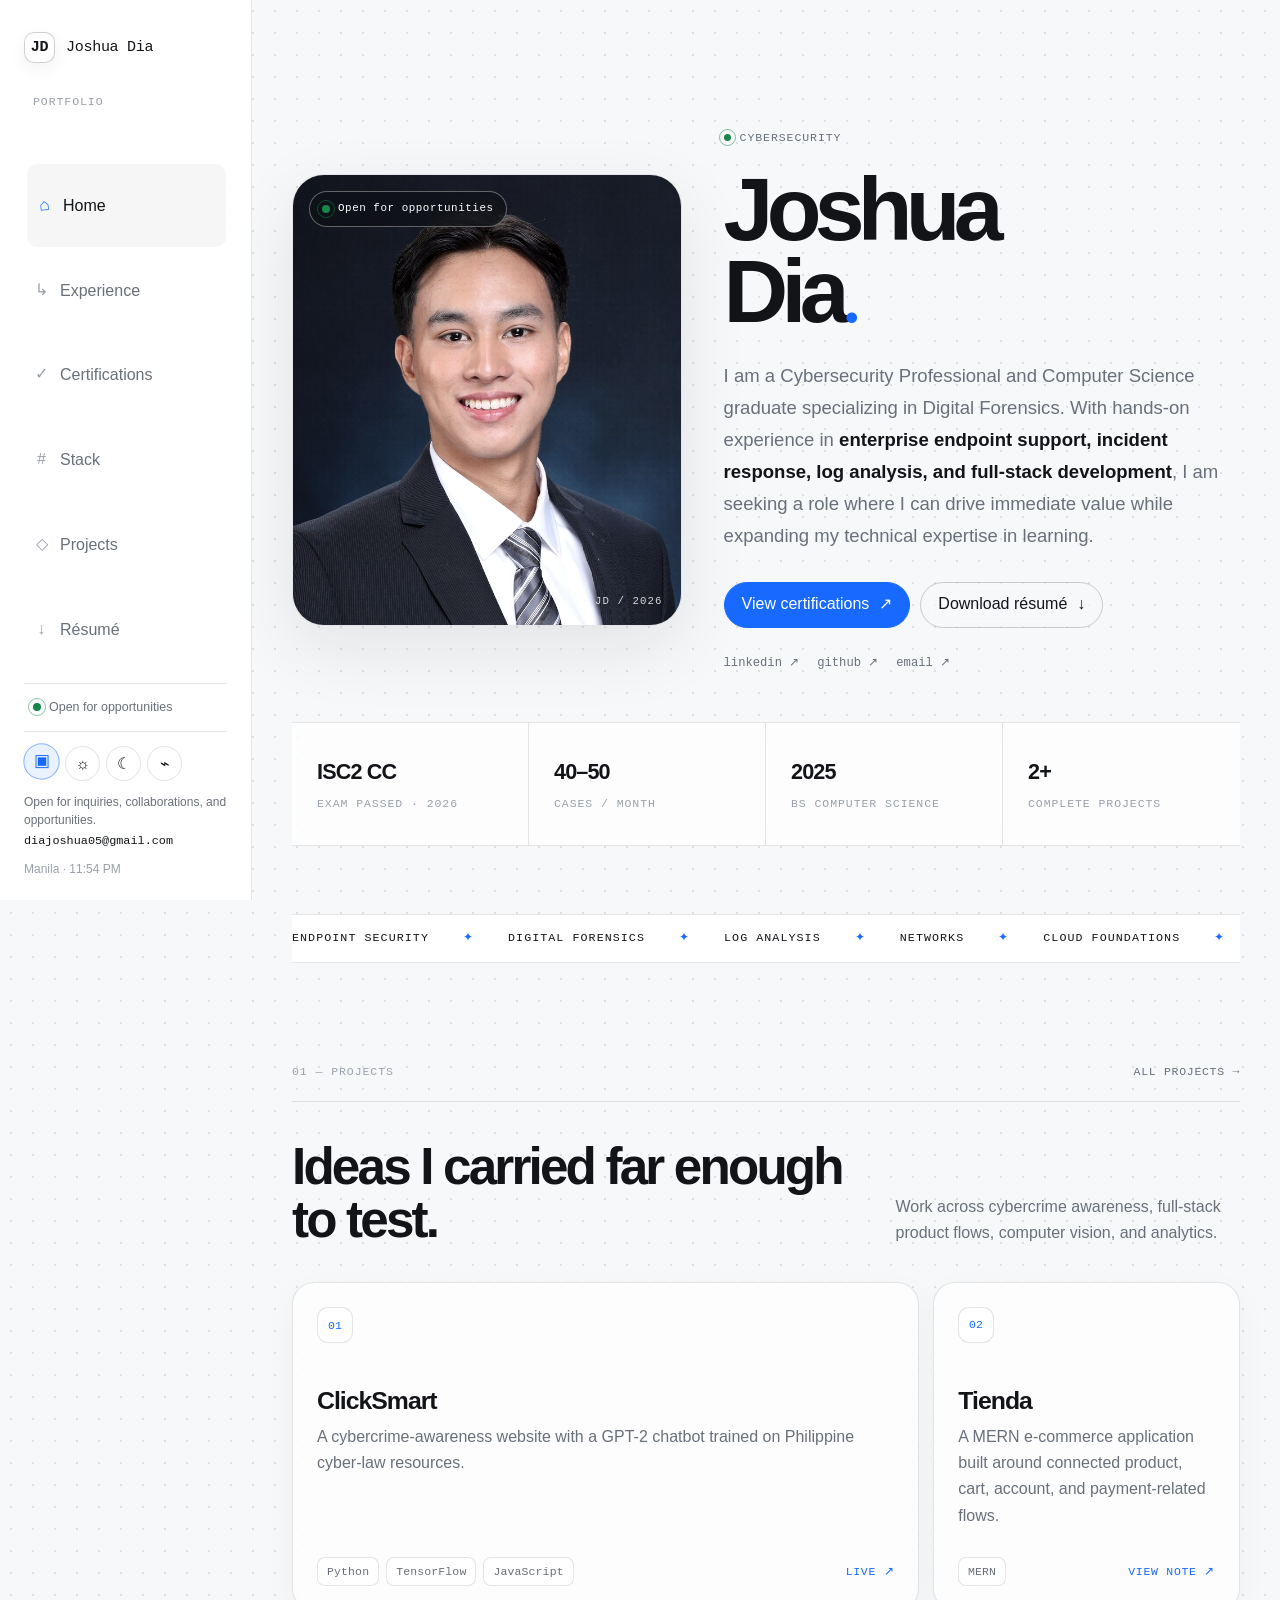
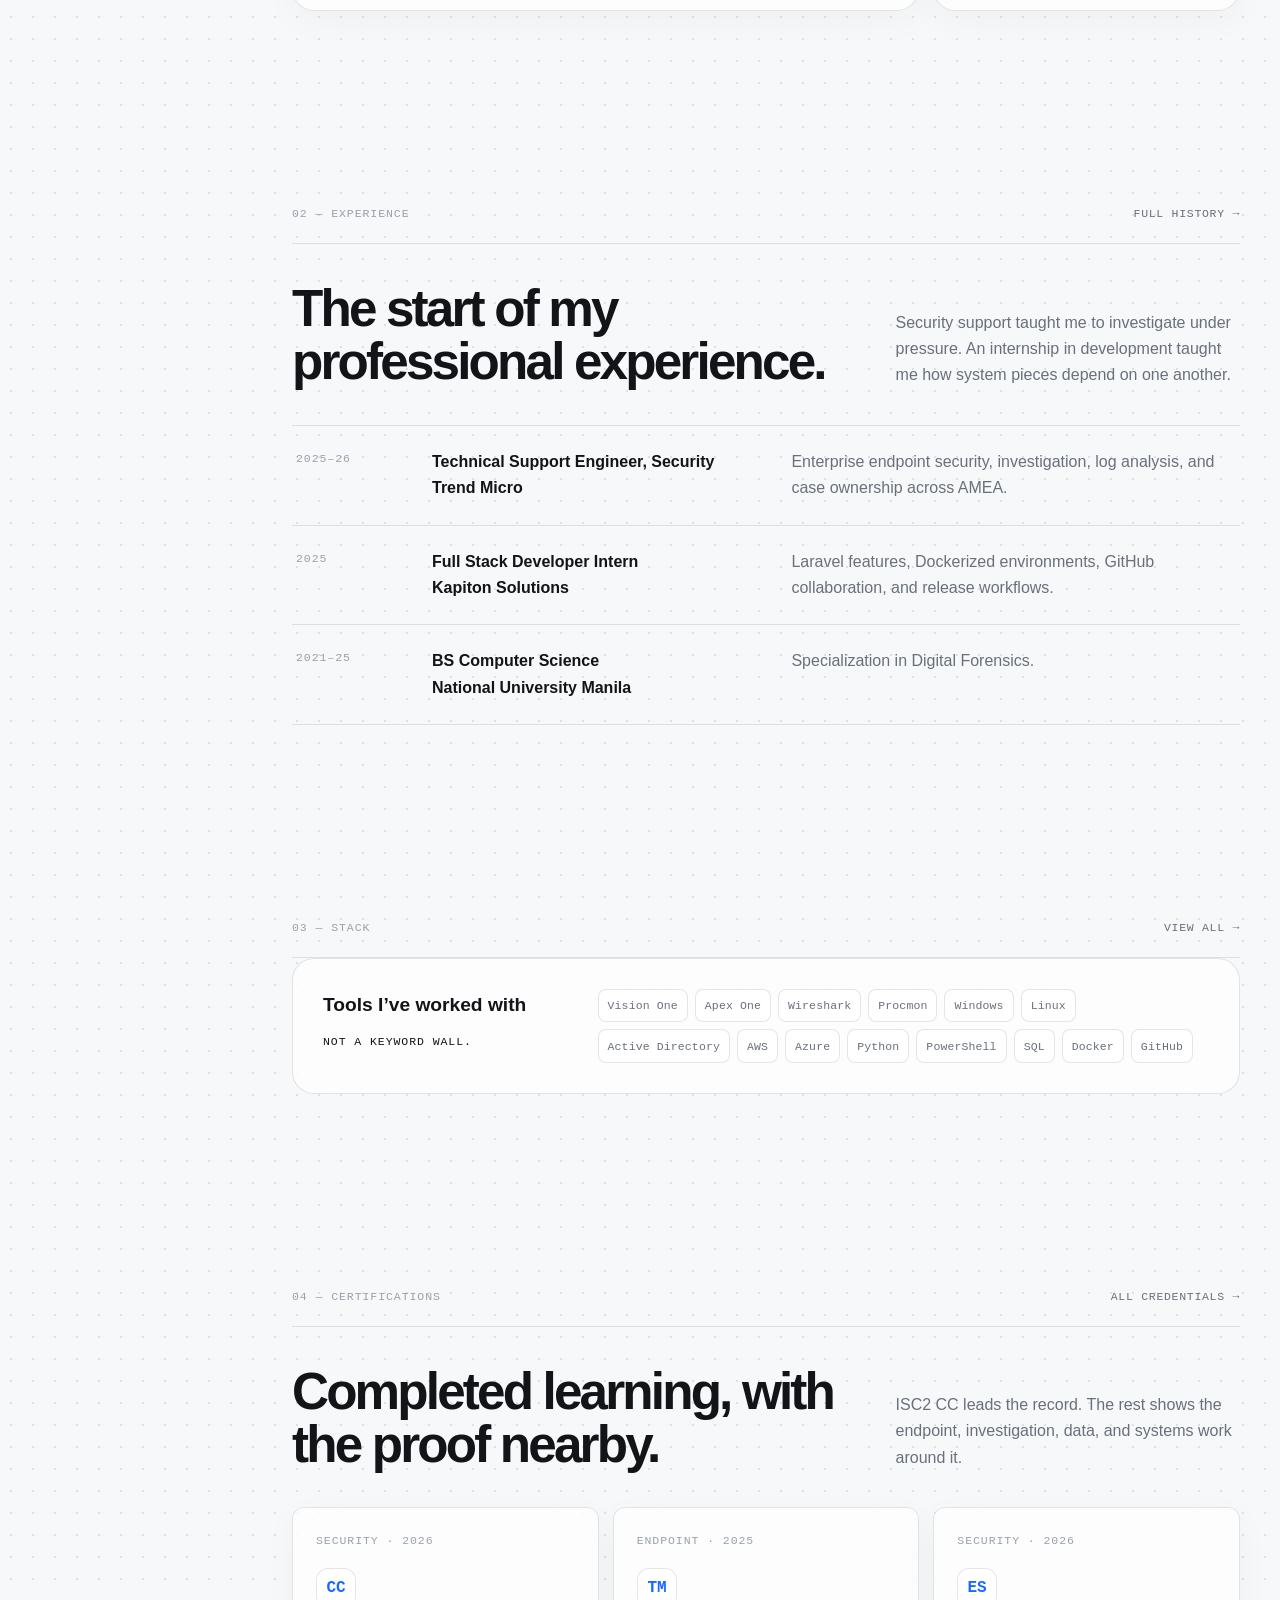
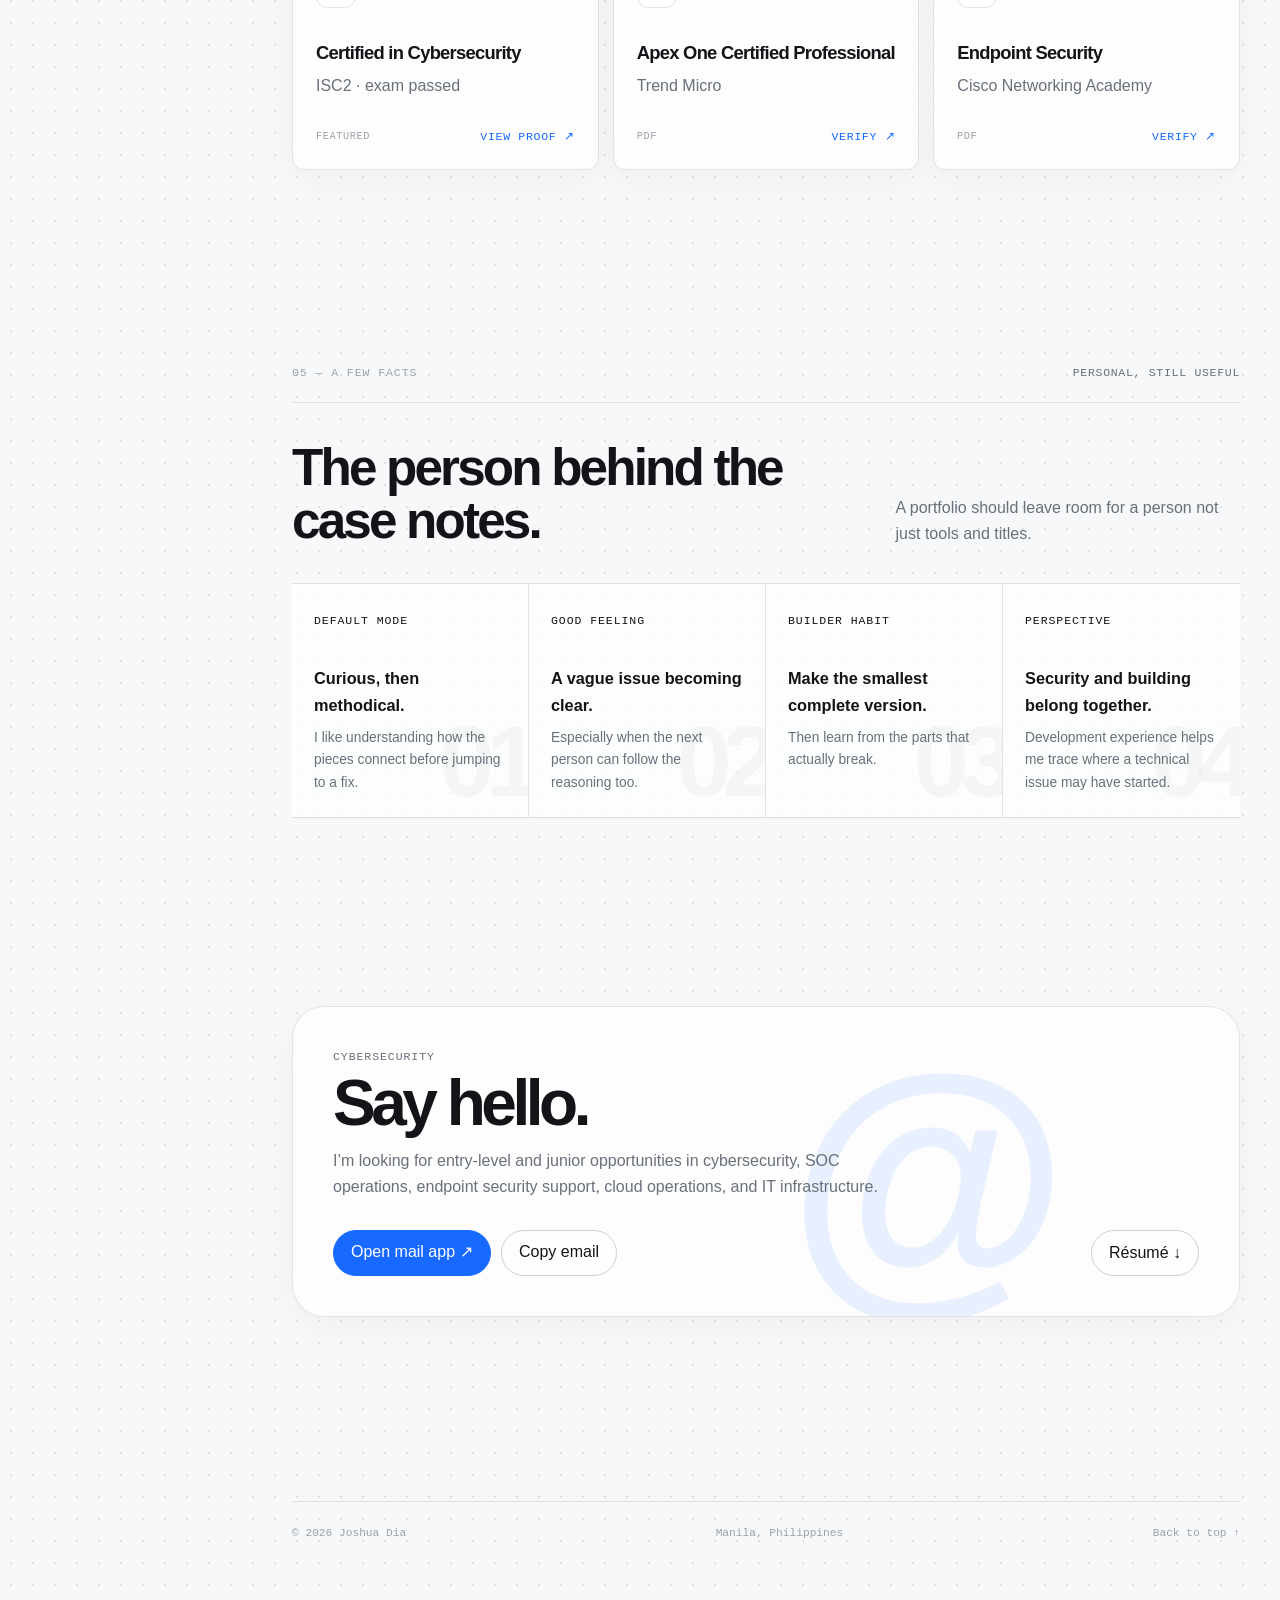
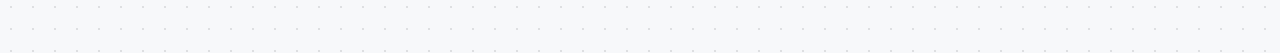
<file: index.html>
<!doctype html>
<html lang="en">
  <head>
    <meta charset="utf-8" />
    <meta name="viewport" content="width=device-width, initial-scale=1" />
    <meta
      name="description"
      content="Joshua Dia’s cybersecurity portfolio: support experience, digital forensics, systems, projects, and verified learning."
    />
    <meta name="theme-color" content="#f7f8fa" />
    <meta property="og:title" content="Joshua Dia" />
    <meta
      property="og:description"
      content="A personal record of Joshua Dia’s early-career experience, projects, and verified learning."
    />
    <meta property="og:type" content="website" />
    <title>Joshua Dia</title>
    <link rel="icon" type="image/svg+xml" href="favicon.svg" />
    <link rel="apple-touch-icon" href="apple-touch-icon.png" />
    <link rel="manifest" href="manifest.webmanifest" />
    <script>
      try {
        const m = localStorage.getItem("jd-theme-mode") || "system";
        if (
          m === "dark" ||
          (m === "system" && matchMedia("(prefers-color-scheme: dark)").matches)
        )
          document.documentElement.dataset.theme = "dark";
      } catch (e) {}
    </script>
    <link rel="stylesheet" href="styles.css?v=20260904.3" />
    <script src="app.js?v=20260904.3" defer></script>
  </head>
  <body data-page="home">
    <a class="skip-link" href="#content">Skip to content</a>
    <div class="page-progress" aria-hidden="true">
      <span data-page-progress></span>
    </div>
    <div class="pointer-aura" aria-hidden="true"></div>
    <site-rail page="home"></site-rail>

    <main class="site-main" id="content">
      <div class="page-shell">
        <section class="hero" aria-labelledby="hero-title">
          <div class="portrait-stage reveal tilt">
            <div class="portrait-badge">
              <span class="status-dot" aria-hidden="true"></span>Open for
              opportunities
            </div>
            <img
              src="assets/joshua-dia.jpg"
              alt="Portrait of Joshua Dia"
              width="720"
              height="720"
            />
          </div>
          <div class="hero-copy reveal">
            <p class="eyebrow">
              <span class="status-dot" aria-hidden="true"></span>cybersecurity
            </p>
            <h1 id="hero-title">Joshua<br />Dia<em>.</em></h1>
            <p class="hero-intro">
              I am a Cybersecurity Professional and Computer Science graduate
              specializing in Digital Forensics. With hands-on experience in
              <strong
                >enterprise endpoint support, incident response, log analysis,
                and full-stack development</strong
              >, I am seeking a role where I can drive immediate value while
              expanding my technical expertise in
              <span data-rotating-word>learning</span>.
            </p>
            <div class="hero-actions">
              <a
                class="button button-primary magnetic"
                href="certifications.html"
                >View certifications <span aria-hidden="true">↗</span></a
              >
              <a
                class="button button-quiet magnetic"
                href="assets/resume/RESUME_JD_SEPT_2026.pdf"
                download="RESUME_JD_SEPT_2026.pdf"
                >Download résumé <span aria-hidden="true">↓</span></a
              >
            </div>
            <div class="hero-links" aria-label="Social links">
              <a
                href="https://www.linkedin.com/in/joshua-dia/"
                target="_blank"
                rel="noopener"
                >linkedin ↗</a
              >
              <a
                href="https://github.com/DiaJoshua"
                target="_blank"
                rel="noopener"
                >github ↗</a
              >
              <a href="mailto:diajoshua05@gmail.com">email ↗</a>
            </div>
          </div>

          <div class="stat-strip reveal" aria-label="Quick facts">
            <a class="stat" href="certifications.html"
              ><strong>ISC2 CC</strong
              ><span class="stat-label">exam passed · 2026</span></a
            >
            <a class="stat" href="experience.html"
              ><strong>40–50</strong
              ><span class="stat-label">cases / month</span></a
            >
            <a class="stat" href="experience.html"
              ><strong>2025</strong
              ><span class="stat-label">BS Computer Science</span></a
            >
            <a class="stat" href="projects.html"
              ><strong>2+</strong
              ><span class="stat-label">complete projects</span></a
            >
          </div>
        </section>

        <div class="ticker" aria-label="Areas of practice">
          <div class="ticker-track">
            <span>Endpoint security</span><span>Digital forensics</span
            ><span>Log analysis</span><span>Networks</span
            ><span>Cloud foundations</span><span>Clear documentation</span>
            <span>Endpoint security</span><span>Digital forensics</span
            ><span>Log analysis</span><span>Networks</span
            ><span>Cloud foundations</span><span>Clear documentation</span>
          </div>
        </div>

        <section class="section-block" aria-labelledby="projects-heading">
          <div class="section-topline reveal">
            <span class="section-index">01 — projects</span
            ><a class="section-link" href="projects.html">all projects →</a>
          </div>
          <div class="section-intro reveal">
            <h2 id="projects-heading">Ideas I carried far enough to test.</h2>
            <p>
              Work across cybercrime awareness, full-stack product flows,
              computer vision, and analytics.
            </p>
          </div>
          <div class="project-preview-grid">
            <article class="project-card tilt reveal">
              <span class="card-number">01</span>
              <h3>ClickSmart</h3>
              <p>
                A cybercrime-awareness website with a GPT-2 chatbot trained on
                Philippine cyber-law resources.
              </p>
              <footer>
                <div class="tag-row">
                  <span class="tag">Python</span
                  ><span class="tag">TensorFlow</span
                  ><span class="tag">JavaScript</span>
                </div>
                <a
                  href="https://clicksmart-frontend.onrender.com/"
                  target="_blank"
                  rel="noopener"
                  >Live ↗</a
                >
              </footer>
            </article>
            <article class="project-card tilt reveal">
              <span class="card-number">02</span>
              <h3>Tienda</h3>
              <p>
                A MERN e-commerce application built around connected product,
                cart, account, and payment-related flows.
              </p>
              <footer>
                <div class="tag-row"><span class="tag">MERN</span></div>
                <a href="projects.html#tienda">View note ↗</a>
              </footer>
            </article>
          </div>
        </section>

        <section class="section-block" aria-labelledby="experience-heading">
          <div class="section-topline reveal">
            <span class="section-index">02 — experience</span
            ><a class="section-link" href="experience.html">full history →</a>
          </div>
          <div class="section-intro reveal">
            <h2 id="experience-heading">
              The start of my professional experience.
            </h2>
            <p>
              Security support taught me to investigate under pressure. An
              internship in development taught me how system pieces depend on
              one another.
            </p>
          </div>
          <div class="experience-list reveal">
            <a class="experience-row" href="experience.html#trend-micro"
              ><span class="meta">2025–26</span
              ><strong
                >Technical Support Engineer, Security<br /><span class="company"
                  >Trend Micro</span
                ></strong
              >
              <p>
                Enterprise endpoint security, investigation, log analysis, and
                case ownership across AMEA.
              </p></a
            >
            <a class="experience-row" href="experience.html#kapiton"
              ><span class="meta">2025</span
              ><strong
                >Full Stack Developer Intern<br /><span class="company"
                  >Kapiton Solutions</span
                ></strong
              >
              <p>
                Laravel features, Dockerized environments, GitHub collaboration,
                and release workflows.
              </p></a
            >
            <div class="experience-row">
              <span class="meta">2021–25</span
              ><strong
                >BS Computer Science<br /><span class="company"
                  >National University Manila</span
                ></strong
              >
              <p>Specialization in Digital Forensics.</p>
            </div>
          </div>
        </section>

        <section class="section-block" aria-labelledby="stack-heading">
          <div class="section-topline reveal">
            <span class="section-index">03 — stack</span
            ><a class="section-link" href="stack.html">view all →</a>
          </div>
          <div class="stack-preview reveal">
            <div>
              <h3 id="stack-heading">Tools I’ve worked with</h3>
              <p class="meta">Not a keyword wall.</p>
            </div>
            <div class="tag-cloud">
              <span class="tag">Vision One</span
              ><span class="tag">Apex One</span
              ><span class="tag">Wireshark</span><span class="tag">Procmon</span
              ><span class="tag">Windows</span><span class="tag">Linux</span
              ><span class="tag">Active Directory</span
              ><span class="tag">AWS</span><span class="tag">Azure</span
              ><span class="tag">Python</span><span class="tag">PowerShell</span
              ><span class="tag">SQL</span><span class="tag">Docker</span
              ><span class="tag">GitHub</span>
            </div>
          </div>
        </section>

        <section class="section-block" aria-labelledby="credentials-heading">
          <div class="section-topline reveal">
            <span class="section-index">04 — certifications</span
            ><a class="section-link" href="certifications.html"
              >all credentials →</a
            >
          </div>
          <div class="section-intro reveal">
            <h2 id="credentials-heading">
              Completed learning, with the proof nearby.
            </h2>
            <p>
              ISC2 CC leads the record. The rest shows the endpoint,
              investigation, data, and systems work around it.
            </p>
          </div>
          <div class="credential-preview-grid">
            <article class="credential-card tilt reveal">
              <span class="credential-kicker">Security · 2026</span
              ><span class="credential-logo">CC</span>
              <h3>Certified in Cybersecurity</h3>
              <p>ISC2 · exam passed</p>
              <footer>
                <span class="proof-state">Featured</span
                ><a href="certifications.html#isc2-cc">View proof ↗</a>
              </footer>
            </article>
            <article class="credential-card tilt reveal">
              <span class="credential-kicker">Endpoint · 2025</span
              ><span class="credential-logo">TM</span>
              <h3>Apex One Certified Professional</h3>
              <p>Trend Micro</p>
              <footer>
                <span class="proof-state">PDF</span
                ><a
                  href="assets/certificates/apex-one-certified-professional.pdf"
                  target="_blank"
                  rel="noopener"
                  >Verify ↗</a
                >
              </footer>
            </article>
            <article class="credential-card tilt reveal">
              <span class="credential-kicker">Security · 2026</span
              ><span class="credential-logo">ES</span>
              <h3>Endpoint Security</h3>
              <p>Cisco Networking Academy</p>
              <footer>
                <span class="proof-state">PDF</span
                ><a
                  href="assets/certificates/endpoint-security-cisco.pdf"
                  target="_blank"
                  rel="noopener"
                  >Verify ↗</a
                >
              </footer>
            </article>
          </div>
        </section>

        <section class="section-block" aria-labelledby="facts-heading">
          <div class="section-topline reveal">
            <span class="section-index">05 — a few facts</span
            ><span class="section-link">personal, still useful</span>
          </div>
          <div class="section-intro reveal">
            <h2 id="facts-heading">The person behind the case notes.</h2>
            <p>
              A portfolio should leave room for a person not just tools and
              titles.
            </p>
          </div>
          <div class="facts-row reveal">
            <div class="fact-cell" data-index="01">
              <span class="small-label">Default mode</span
              ><strong>Curious, then methodical.</strong>
              <p>
                I like understanding how the pieces connect before jumping to a
                fix.
              </p>
            </div>
            <div class="fact-cell" data-index="02">
              <span class="small-label">Good feeling</span
              ><strong>A vague issue becoming clear.</strong>
              <p>
                Especially when the next person can follow the reasoning too.
              </p>
            </div>
            <div class="fact-cell" data-index="03">
              <span class="small-label">Builder habit</span
              ><strong>Make the smallest complete version.</strong>
              <p>Then learn from the parts that actually break.</p>
            </div>
            <div class="fact-cell" data-index="04">
              <span class="small-label">Perspective</span
              ><strong>Security and building belong together.</strong>
              <p>
                Development experience helps me trace where a technical issue
                may have started.
              </p>
            </div>
          </div>
        </section>

        <section
          class="section-block"
          id="contact"
          aria-labelledby="contact-heading"
        >
          <div class="contact-panel reveal">
            <div>
              <p class="small-label">Cybersecurity</p>
              <h2 id="contact-heading">Say hello.</h2>
              <p>
                I’m looking for entry-level and junior opportunities in
                cybersecurity, SOC operations, endpoint security support, cloud
                operations, and IT infrastructure.
              </p>
              <div class="contact-actions">
                <a
                  class="button button-primary magnetic"
                  href="mailto:diajoshua05@gmail.com"
                  >Open mail app ↗</a
                ><button
                  class="button button-quiet magnetic"
                  type="button"
                  data-copy-email
                >
                  Copy email
                </button>
              </div>
            </div>
            <a
              class="button button-quiet"
              href="assets/resume/RESUME_JD_SEPT_2026.pdf"
              download="RESUME_JD_SEPT_2026.pdf"
              >Résumé ↓</a
            >
          </div>
        </section>

        <footer class="site-footer">
          <span>© <span data-year></span> Joshua Dia</span
          ><span>Manila, Philippines</span><a href="#content">Back to top ↑</a>
        </footer>
      </div>
    </main>
  </body>
</html>
</file>
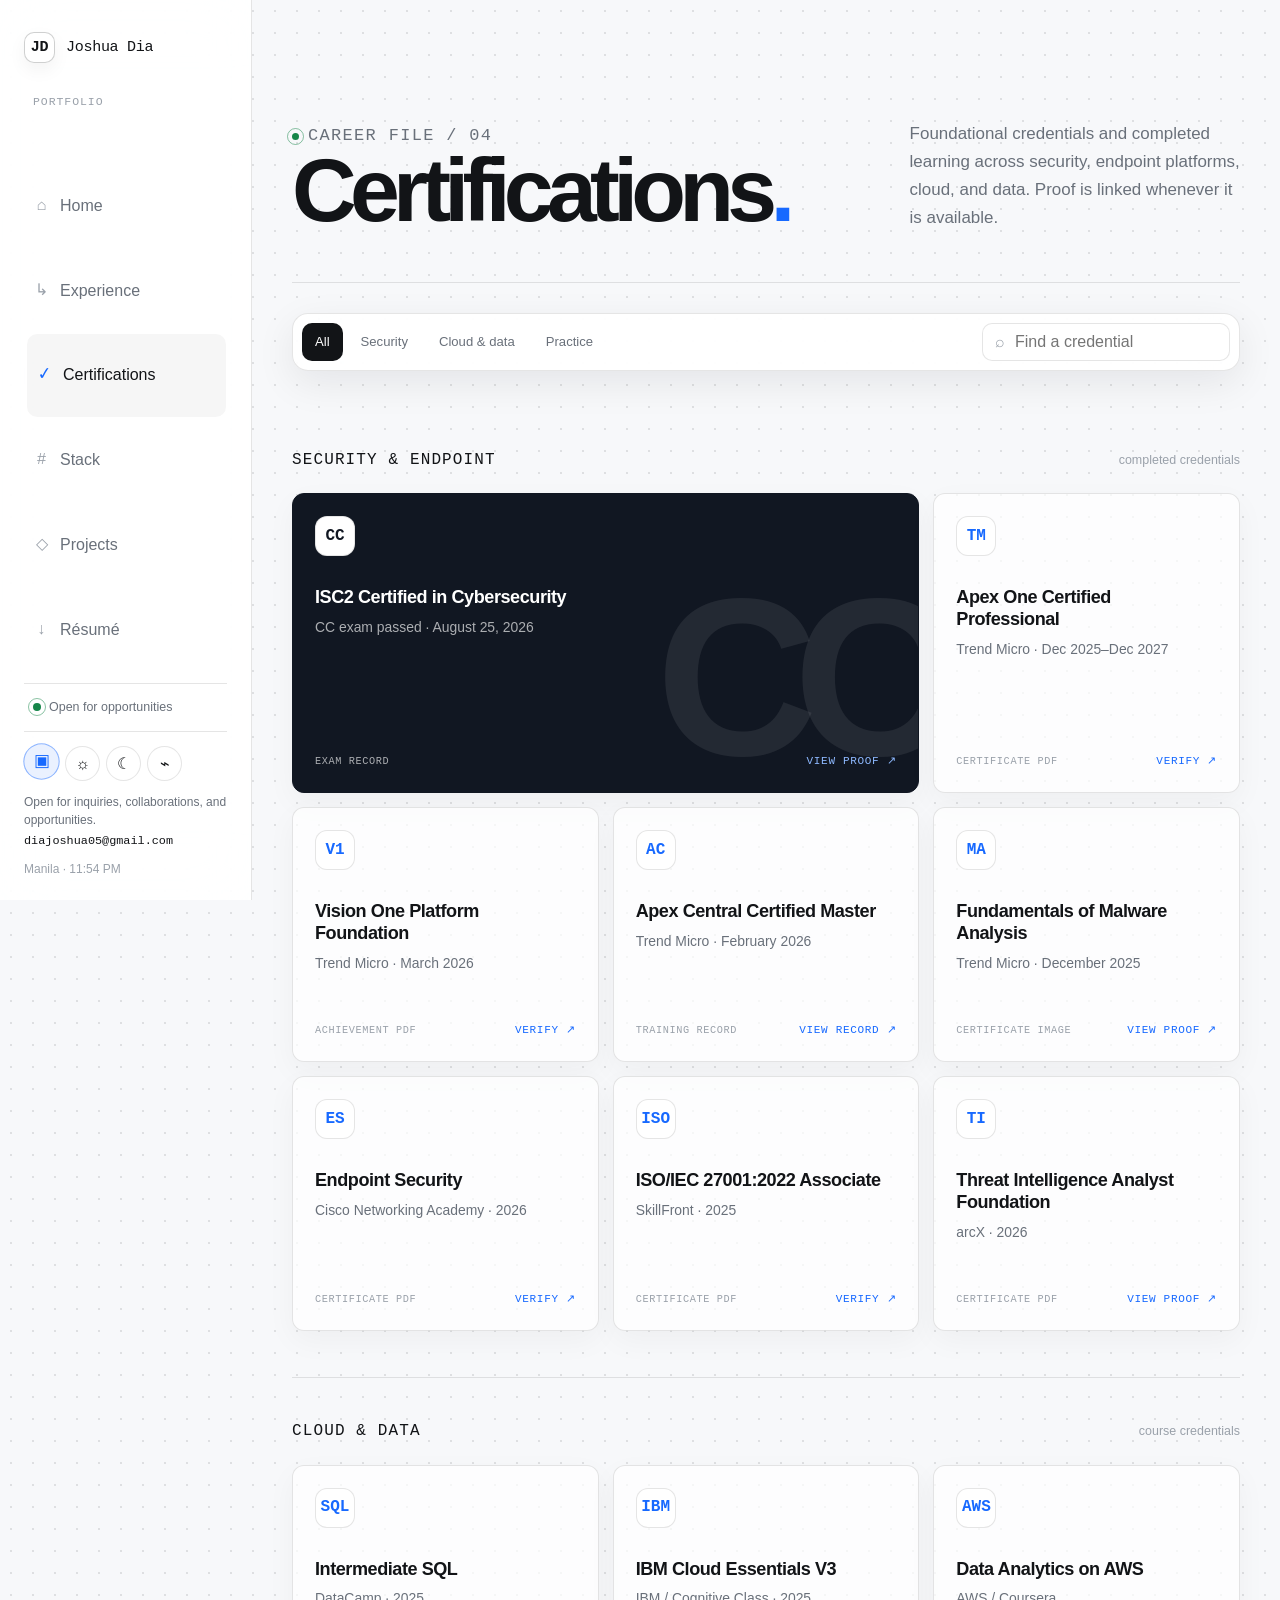
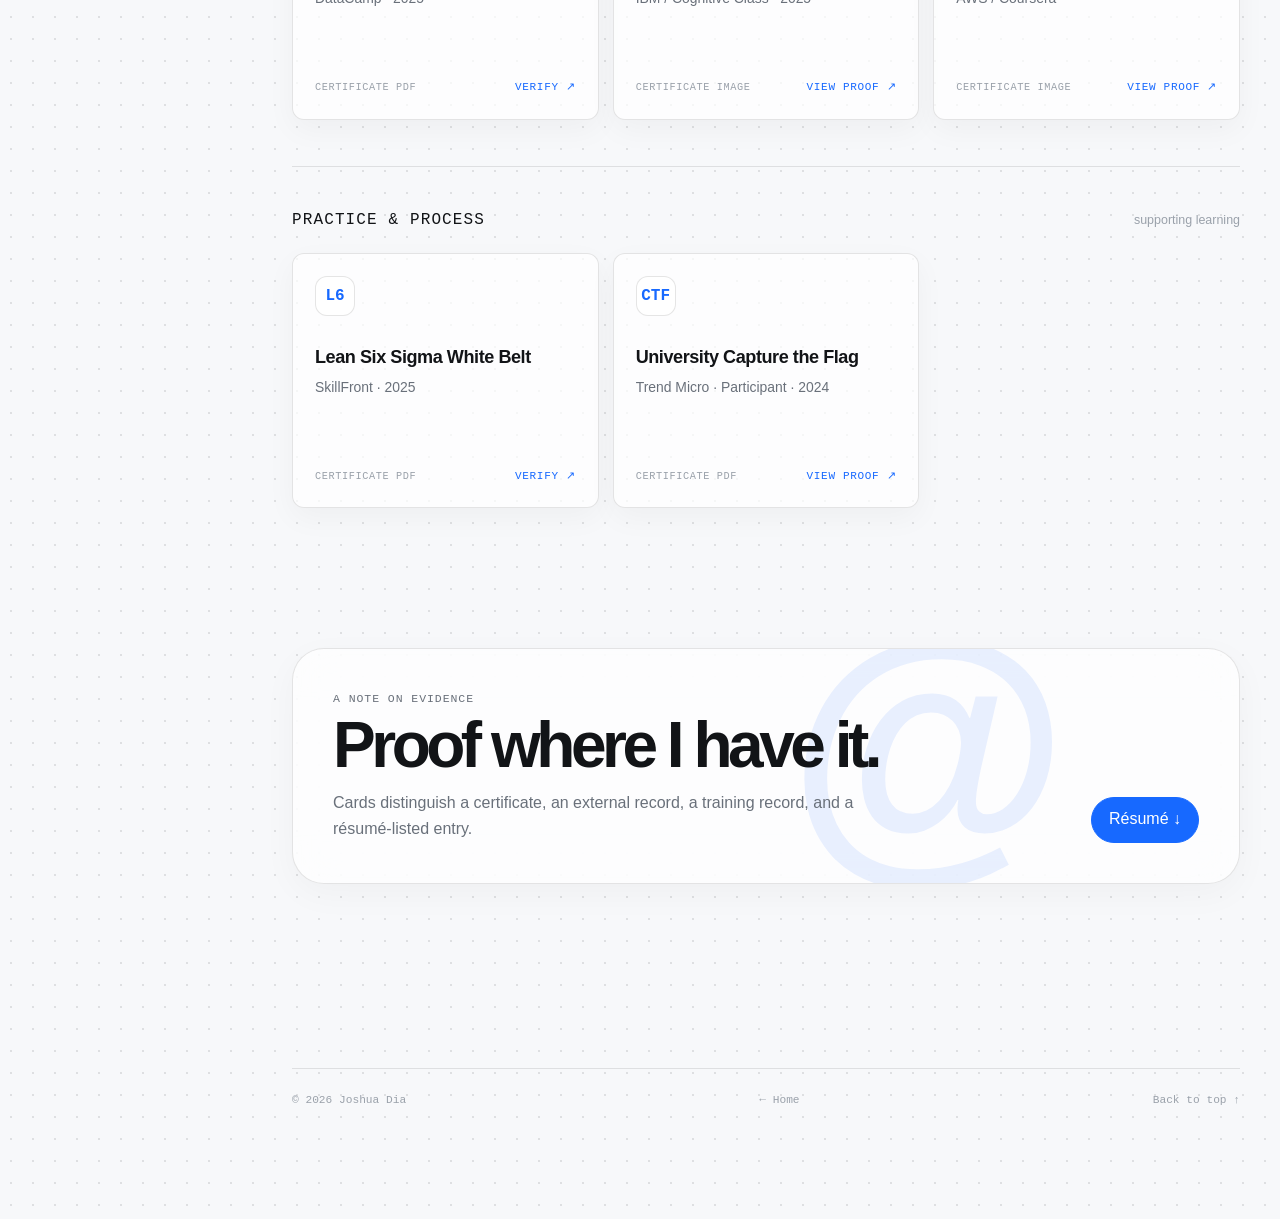
<file: certifications.html>
<!doctype html>
<html lang="en">
  <head>
    <meta charset="utf-8" />
    <meta name="viewport" content="width=device-width, initial-scale=1" />
    <meta
      name="description"
      content="Joshua Dia’s cybersecurity, endpoint, cloud, data, and practice credentials with available proof links."
    />
    <meta name="theme-color" content="#f7f8fa" />
    <title>Certifications — Joshua Dia</title>
    <link rel="icon" type="image/svg+xml" href="favicon.svg" />
    <link rel="apple-touch-icon" href="apple-touch-icon.png" />
    <script>
      try {
        const m = localStorage.getItem("jd-theme-mode") || "system";
        if (
          m === "dark" ||
          (m === "system" && matchMedia("(prefers-color-scheme: dark)").matches)
        )
          document.documentElement.dataset.theme = "dark";
      } catch (e) {}
    </script>
    <link rel="stylesheet" href="styles.css?v=20260905.2" />
    <script src="app.js?v=20260905.2" defer></script>
  </head>
  <body data-page="certifications">
    <a class="skip-link" href="#content">Skip to content</a>
    <div class="page-progress" aria-hidden="true">
      <span data-page-progress></span>
    </div>
    <div class="pointer-aura" aria-hidden="true"></div>
    <site-rail page="certifications"></site-rail>

    <main class="site-main" id="content">
      <div class="page-shell">
        <header class="page-heading reveal">
          <div>
            <p class="eyebrow">
              <span class="status-dot" aria-hidden="true"></span>Career file /
              04
            </p>
            <h1>Certifications<span class="page-title-mark">.</span></h1>
          </div>
          <p>
            Foundational credentials and completed learning across security,
            endpoint platforms, cloud, and data. Proof is linked whenever it is
            available.
          </p>
        </header>

        <div class="page-toolbar reveal" aria-label="Certification controls">
          <div
            class="filter-group"
            role="group"
            aria-label="Filter certifications"
          >
            <button
              class="filter-button is-active"
              type="button"
              data-cert-filter="all"
            >
              All
            </button>
            <button
              class="filter-button"
              type="button"
              data-cert-filter="security"
            >
              Security
            </button>
            <button class="filter-button" type="button" data-cert-filter="data">
              Cloud &amp; data
            </button>
            <button
              class="filter-button"
              type="button"
              data-cert-filter="practice"
            >
              Practice
            </button>
          </div>
          <label class="search-box"
            ><span aria-hidden="true">⌕</span
            ><span class="sr-only">Search certifications</span
            ><input
              type="search"
              data-cert-search
              placeholder="Find a credential"
              autocomplete="off"
          /></label>
        </div>

        <section
          class="cert-group"
          data-cert-group
          aria-labelledby="security-group"
        >
          <div class="cert-group-title reveal">
            <h2 id="security-group">Security &amp; endpoint</h2>
            <span>completed credentials</span>
          </div>
          <div class="cert-grid">
            <article
              class="cert-card featured reveal"
              id="isc2-cc"
              data-cert-card
              data-category="security"
              data-search="isc2 certified in cybersecurity cc exam passed august 2026 security"
            >
              <span class="credential-logo">CC</span>
              <h3>ISC2 Certified in Cybersecurity</h3>
              <p>CC exam passed · August 25, 2026</p>
              <footer>
                <span class="proof-state">Exam record</span
                ><button
                  type="button"
                  class="proof-trigger"
                  data-open-proof
                  data-proof-type="image"
                  data-proof-src="assets/proofs/isc2-cc-exam-pass.png"
                  data-proof-title="ISC2 Certified in Cybersecurity (CC)"
                  data-proof-label="ISC2 / examination record"
                  data-proof-note="Joshua passed the CC exam on August 25, 2026. The image below is the available supporting examination record."
                >
                  View proof ↗
                </button>
              </footer>
            </article>

            <article
              class="cert-card reveal"
              data-cert-card
              data-category="security"
              data-search="apex one certified professional trend micro endpoint 2025 2027"
            >
              <span class="credential-logo">TM</span>
              <h3>Apex One Certified Professional</h3>
              <p>Trend Micro · Dec 2025–Dec 2027</p>
              <footer>
                <span class="proof-state">Certificate PDF</span
                ><button
                  type="button"
                  class="proof-trigger"
                  data-open-proof
                  data-proof-type="pdf"
                  data-proof-src="assets/certificates/apex-one-certified-professional.pdf"
                  data-proof-title="Apex One Certified Professional"
                  data-proof-label="Trend Micro / certificate"
                >
                  Verify ↗
                </button>
              </footer>
            </article>

            <article
              class="cert-card reveal"
              data-cert-card
              data-category="security"
              data-search="vision one platform foundation trend micro xdr security 2026"
            >
              <span class="credential-logo">V1</span>
              <h3>Vision One Platform Foundation</h3>
              <p>Trend Micro · March 2026</p>
              <footer>
                <span class="proof-state">Achievement PDF</span
                ><button
                  type="button"
                  class="proof-trigger"
                  data-open-proof
                  data-proof-type="pdf"
                  data-proof-src="assets/certificates/vision-one-platform-foundation.pdf"
                  data-proof-title="Vision One Platform Foundation"
                  data-proof-label="Trend Micro / achievement"
                >
                  Verify ↗
                </button>
              </footer>
            </article>

            <article
              class="cert-card reveal"
              data-cert-card
              data-category="security"
              data-search="apex central certified master trend micro 2026 training"
            >
              <span class="credential-logo">AC</span>
              <h3>Apex Central Certified Master</h3>
              <p>Trend Micro · February 2026</p>
              <footer>
                <span class="proof-state">Training record</span
                ><button
                  type="button"
                  class="proof-trigger"
                  data-open-proof
                  data-proof-type="pdf"
                  data-proof-src="assets/certificates/apex-central-training-record.pdf"
                  data-proof-title="Apex Central Certified Master"
                  data-proof-label="Trend Micro / training record"
                >
                  View record ↗
                </button>
              </footer>
            </article>

            <article
              class="cert-card reveal"
              data-cert-card
              data-category="security"
              data-search="fundamentals malware analysis trend micro december 2025"
            >
              <span class="credential-logo">MA</span>
              <h3>Fundamentals of Malware Analysis</h3>
              <p>Trend Micro · December 2025</p>
              <footer>
                <span class="proof-state">Certificate image</span
                ><button
                  type="button"
                  class="proof-trigger"
                  data-open-proof
                  data-proof-type="image"
                  data-proof-src="assets/proofs/Fundamentals-of-Malware-Analysis.jpg"
                  data-proof-title="Fundamentals of Malware Analysis"
                  data-proof-label="Trend Micro / certificate"
                >
                  View proof ↗
                </button>
              </footer>
            </article>

            <article
              class="cert-card reveal"
              data-cert-card
              data-category="security"
              data-search="endpoint security cisco networking academy 2026"
            >
              <span class="credential-logo">ES</span>
              <h3>Endpoint Security</h3>
              <p>Cisco Networking Academy · 2026</p>
              <footer>
                <span class="proof-state">Certificate PDF</span
                ><button
                  type="button"
                  class="proof-trigger"
                  data-open-proof
                  data-proof-type="pdf"
                  data-proof-src="assets/certificates/endpoint-security-cisco.pdf"
                  data-proof-title="Endpoint Security"
                  data-proof-label="Cisco Networking Academy / certificate"
                >
                  Verify ↗
                </button>
              </footer>
            </article>

            <article
              class="cert-card reveal"
              data-cert-card
              data-category="security"
              data-search="iso iec 27001 2022 information security associate skillfront 2025"
            >
              <span class="credential-logo">ISO</span>
              <h3>ISO/IEC 27001:2022 Associate</h3>
              <p>SkillFront · 2025</p>
              <footer>
                <span class="proof-state">Certificate PDF</span
                ><button
                  type="button"
                  class="proof-trigger"
                  data-open-proof
                  data-proof-type="pdf"
                  data-proof-src="assets/certificates/iso-27001-associate-skillfront.pdf"
                  data-proof-title="ISO/IEC 27001:2022 Associate"
                  data-proof-label="SkillFront / certificate"
                >
                  Verify ↗
                </button>
              </footer>
            </article>

            <article
              class="cert-card reveal"
              data-cert-card
              data-category="security"
              data-search="threat intelligence analyst foundation arcx 2026"
            >
              <span class="credential-logo">TI</span>
              <h3>Threat Intelligence Analyst Foundation</h3>
              <p>arcX · 2026</p>
              <footer>
                <span class="proof-state">Certificate PDF</span
                ><button
                  type="button"
                  class="proof-trigger"
                  data-open-proof
                  data-proof-type="pdf"
                  data-proof-src="assets/certificates/threat-intelligence-analyst-foundation.pdf"
                  data-proof-title="Threat Intelligence Analyst Foundation"
                  data-proof-label="arcX / certificate"
                >
                  View proof ↗
                </button>
              </footer>
            </article>
          </div>
        </section>

        <section
          class="cert-group"
          data-cert-group
          aria-labelledby="data-group"
        >
          <div class="cert-group-title reveal">
            <h2 id="data-group">Cloud &amp; data</h2>
            <span>course credentials</span>
          </div>
          <div class="cert-grid">
            <article
              class="cert-card reveal"
              data-cert-card
              data-category="data"
              data-search="intermediate sql datacamp data 2025"
            >
              <span class="credential-logo">SQL</span>
              <h3>Intermediate SQL</h3>
              <p>DataCamp · 2025</p>
              <footer>
                <span class="proof-state">Certificate PDF</span
                ><button
                  type="button"
                  class="proof-trigger"
                  data-open-proof
                  data-proof-type="pdf"
                  data-proof-src="assets/certificates/intermediate-sql-datacamp.pdf"
                  data-proof-title="Intermediate SQL"
                  data-proof-label="DataCamp / certificate"
                >
                  Verify ↗
                </button>
              </footer>
            </article>

            <article
              class="cert-card reveal"
              data-cert-card
              data-category="data"
              data-search="ibm cloud essentials v3 cognitive class 2025"
            >
              <span class="credential-logo">IBM</span>
              <h3>IBM Cloud Essentials V3</h3>
              <p>IBM / Cognitive Class · 2025</p>
              <footer>
                <span class="proof-state">Certificate image</span
                ><button
                  type="button"
                  class="proof-trigger"
                  data-open-proof
                  data-proof-type="image"
                  data-proof-src="assets/proofs/IBM-cloud-essentials.png"
                  data-proof-title="IBM Cloud Essentials V3"
                  data-proof-label="IBM / Cognitive Class · certificate"
                  data-proof-external="https://courses.cognitiveclass.ai/certificates/8cbb07f6b1794ca5b2fe99677e1b2f5f"
                >
                  View proof ↗
                </button>
              </footer>
            </article>

            <article
              class="cert-card reveal"
              data-cert-card
              data-category="data"
              data-search="data analytics on aws coursera cloud"
            >
              <span class="credential-logo">AWS</span>
              <h3>Data Analytics on AWS</h3>
              <p>AWS / Coursera</p>
              <footer>
                <span class="proof-state">Certificate image</span
                ><button
                  type="button"
                  class="proof-trigger"
                  data-open-proof
                  data-proof-type="image"
                  data-proof-src="assets/proofs/Getting-started-with-aws-data-analytics.jpeg"
                  data-proof-title="Data Analytics on AWS"
                  data-proof-label="AWS / Coursera · certificate"
                  data-proof-external="https://coursera.org/verify/SVXM97I0PYIB"
                >
                  View proof ↗
                </button>
              </footer>
            </article>
          </div>
        </section>

        <section
          class="cert-group"
          data-cert-group
          aria-labelledby="practice-group"
        >
          <div class="cert-group-title reveal">
            <h2 id="practice-group">Practice &amp; process</h2>
            <span>supporting learning</span>
          </div>
          <div class="cert-grid">
            <article
              class="cert-card reveal"
              data-cert-card
              data-category="practice"
              data-search="lean six sigma white belt skillfront 2025 process"
            >
              <span class="credential-logo">L6</span>
              <h3>Lean Six Sigma White Belt</h3>
              <p>SkillFront · 2025</p>
              <footer>
                <span class="proof-state">Certificate PDF</span
                ><button
                  type="button"
                  class="proof-trigger"
                  data-open-proof
                  data-proof-type="pdf"
                  data-proof-src="assets/certificates/lean-six-sigma-white-belt.pdf"
                  data-proof-title="Lean Six Sigma White Belt"
                  data-proof-label="SkillFront / certificate"
                >
                  Verify ↗
                </button>
              </footer>
            </article>

            <article
              class="cert-card reveal"
              data-cert-card
              data-category="practice"
              data-search="trend micro university capture the flag ctf 2024 participant"
            >
              <span class="credential-logo">CTF</span>
              <h3>University Capture the Flag</h3>
              <p>Trend Micro · Participant · 2024</p>
              <footer>
                <span class="proof-state">Certificate PDF</span
                ><button
                  type="button"
                  class="proof-trigger"
                  data-open-proof
                  data-proof-type="pdf"
                  data-proof-src="assets/certificates/trend-micro-university-ctf.pdf"
                  data-proof-title="University Capture the Flag"
                  data-proof-label="Trend Micro / certificate"
                >
                  View proof ↗
                </button>
              </footer>
            </article>
          </div>
        </section>

        <p class="empty-results" data-cert-empty hidden>
          No matching credential. Try a broader term or another category.
        </p>

        <section class="section-block" aria-labelledby="credential-note">
          <div class="contact-panel reveal">
            <div>
              <p class="small-label">A note on evidence</p>
              <h2 id="credential-note">Proof where I have it.</h2>
              <p>
                Cards distinguish a certificate, an external record, a training record, and a résumé-listed entry.
              </p>
            </div>
            <a
              class="button button-primary"
              href="assets/resume/RESUME_JD_SEPT_2026.pdf"
              download="RESUME_JD_SEPT_2026.pdf"
              >Résumé ↓</a
            >
          </div>
        </section>

        <footer class="site-footer">
          <span>© <span data-year></span> Joshua Dia</span
          ><a href="index.html">← Home</a><a href="#content">Back to top ↑</a>
        </footer>
      </div>
    </main>

    <dialog id="proof-dialog" aria-labelledby="proof-title">
      <div class="dialog-body">
        <div class="dialog-top">
          <p class="small-label" data-proof-label>Proof</p>
          <button
            class="dialog-close"
            type="button"
            data-close-dialog
            aria-label="Close"
          >
            ×
          </button>
        </div>
        <h2 class="dialog-heading" id="proof-title" data-proof-title>
          Certificate
        </h2>
        <p class="dialog-copy" data-proof-copy hidden></p>
        <div class="proof-body" data-proof-body></div>
      </div>
    </dialog>
  </body>
</html>
</file>
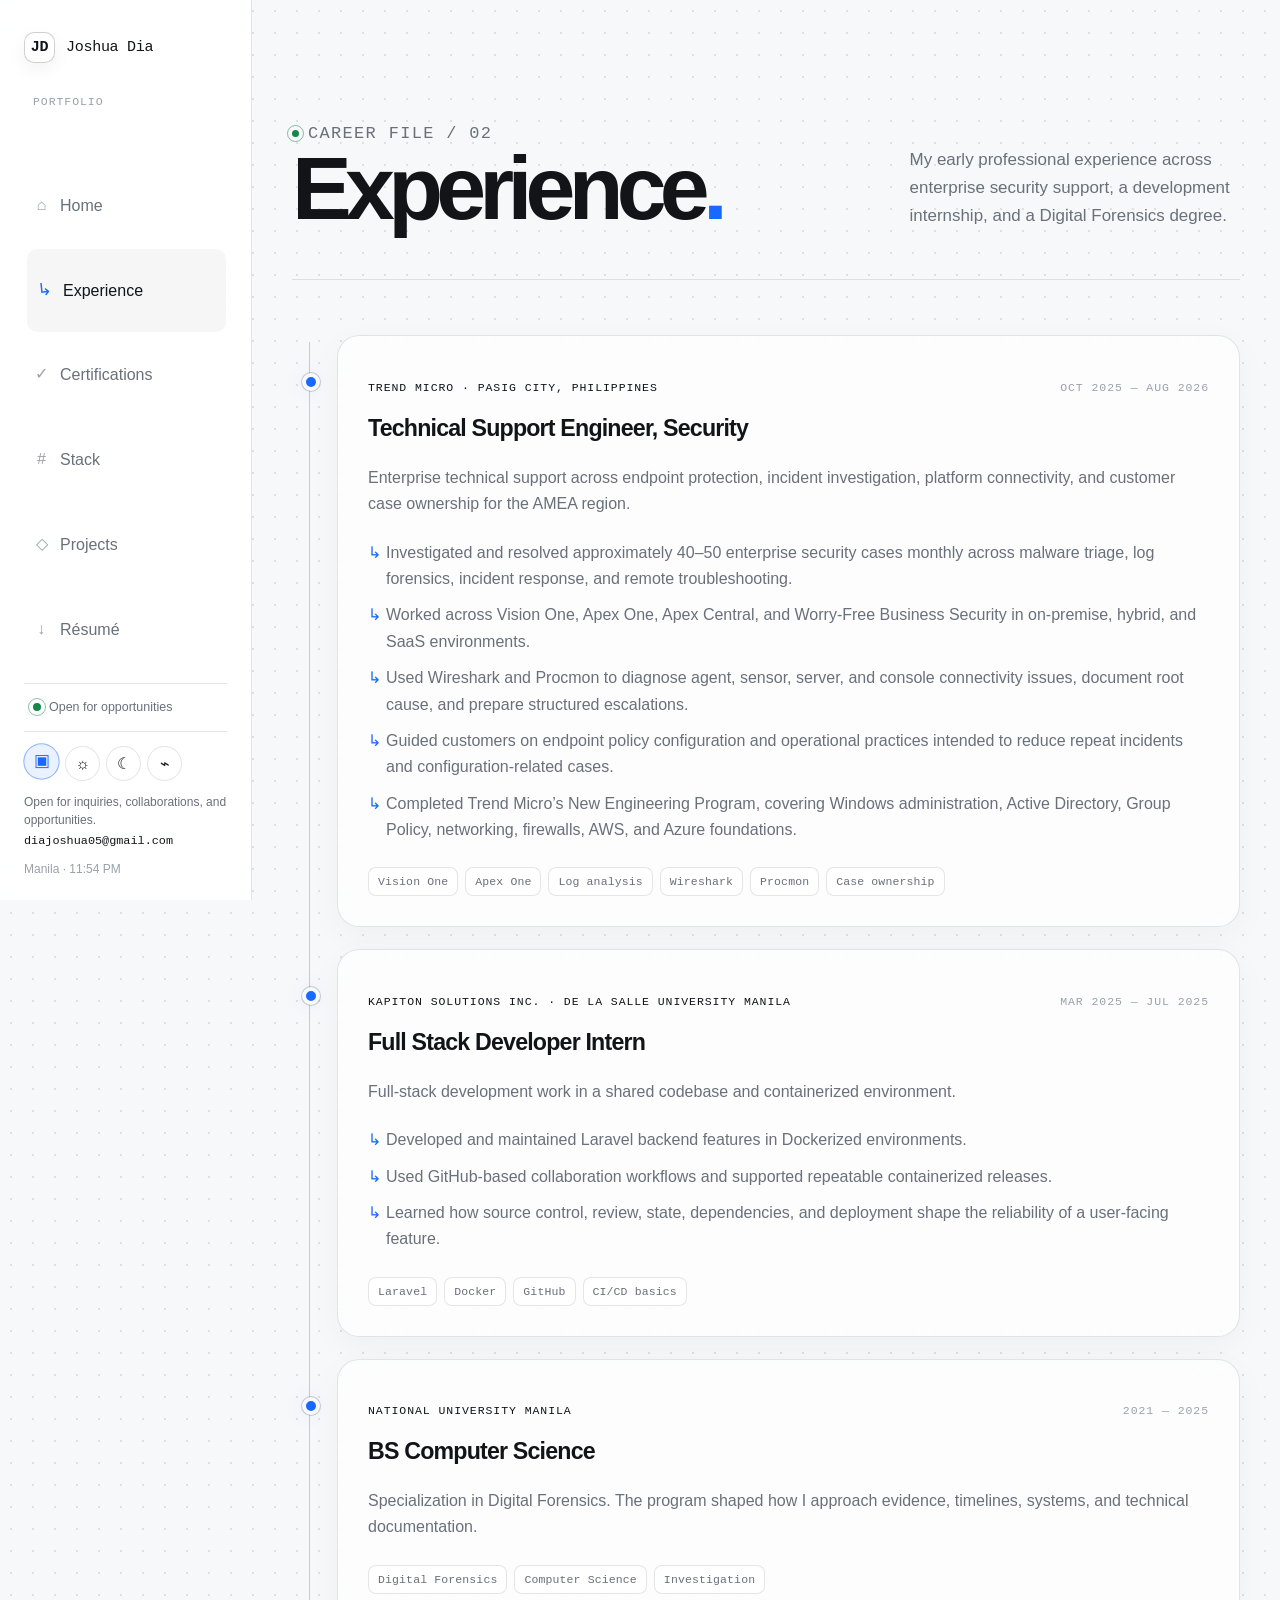
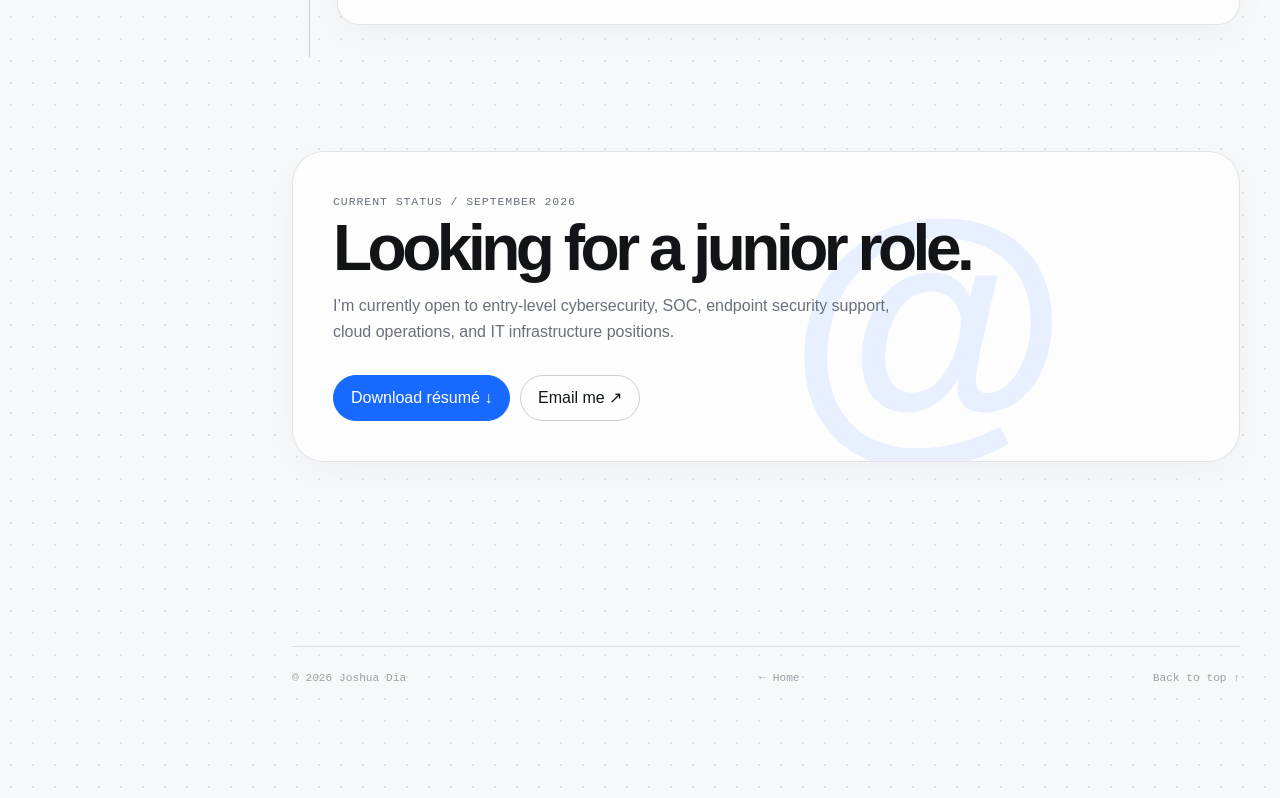
<file: experience.html>
<!doctype html>
<html lang="en">
<head>
  <meta charset="utf-8">
  <meta name="viewport" content="width=device-width, initial-scale=1">
  <meta name="description" content="Joshua Dia’s experience in enterprise cybersecurity support, full-stack development, and Digital Forensics.">
  <meta name="theme-color" content="#f7f8fa">
  <title>Experience — Joshua Dia</title>
  <link rel="icon" type="image/svg+xml" href="favicon.svg">
  <link rel="apple-touch-icon" href="apple-touch-icon.png">
  <script>try{const m=localStorage.getItem('jd-theme-mode')||'system';if(m==='dark'||(m==='system'&&matchMedia('(prefers-color-scheme: dark)').matches))document.documentElement.dataset.theme='dark'}catch(e){}</script>
  <link rel="stylesheet" href="styles.css?v=20260904.3">
  <script src="app.js?v=20260904.3" defer></script>
</head>
<body data-page="experience">
  <a class="skip-link" href="#content">Skip to content</a>
  <div class="page-progress" aria-hidden="true"><span data-page-progress></span></div>
  <div class="pointer-aura" aria-hidden="true"></div>
  <site-rail page="experience"></site-rail>

  <main class="site-main" id="content">
    <div class="page-shell">
      <header class="page-heading reveal">
        <div><p class="eyebrow"><span class="status-dot" aria-hidden="true"></span>Career file / 02</p><h1>Experience<span class="page-title-mark">.</span></h1></div>
        <p>My early professional experience across enterprise security support, a development internship, and a Digital Forensics degree.</p>
      </header>

      <section class="timeline" aria-label="Experience timeline">
        <article class="timeline-card reveal" id="trend-micro">
          <header><div><p class="small-label">Trend Micro · Pasig City, Philippines</p><h2>Technical Support Engineer, Security</h2></div><p class="timeline-date">Oct 2025 — Aug 2026</p></header>
          <p>Enterprise technical support across endpoint protection, incident investigation, platform connectivity, and customer case ownership for the AMEA region.</p>
          <ul class="timeline-points">
            <li>Investigated and resolved approximately 40–50 enterprise security cases monthly across malware triage, log forensics, incident response, and remote troubleshooting.</li>
            <li>Worked across Vision One, Apex One, Apex Central, and Worry-Free Business Security in on-premise, hybrid, and SaaS environments.</li>
            <li>Used Wireshark and Procmon to diagnose agent, sensor, server, and console connectivity issues, document root cause, and prepare structured escalations.</li>
            <li>Guided customers on endpoint policy configuration and operational practices intended to reduce repeat incidents and configuration-related cases.</li>
            <li>Completed Trend Micro’s New Engineering Program, covering Windows administration, Active Directory, Group Policy, networking, firewalls, AWS, and Azure foundations.</li>
          </ul>
          <div class="tag-row" style="margin-top:24px"><span class="tag">Vision One</span><span class="tag">Apex One</span><span class="tag">Log analysis</span><span class="tag">Wireshark</span><span class="tag">Procmon</span><span class="tag">Case ownership</span></div>
        </article>

        <article class="timeline-card reveal" id="kapiton">
          <header><div><p class="small-label">Kapiton Solutions Inc. · De La Salle University Manila</p><h2>Full Stack Developer Intern</h2></div><p class="timeline-date">Mar 2025 — Jul 2025</p></header>
          <p>Full-stack development work in a shared codebase and containerized environment.</p>
          <ul class="timeline-points">
            <li>Developed and maintained Laravel backend features in Dockerized environments.</li>
            <li>Used GitHub-based collaboration workflows and supported repeatable containerized releases.</li>
            <li>Learned how source control, review, state, dependencies, and deployment shape the reliability of a user-facing feature.</li>
          </ul>
          <div class="tag-row" style="margin-top:24px"><span class="tag">Laravel</span><span class="tag">Docker</span><span class="tag">GitHub</span><span class="tag">CI/CD basics</span></div>
        </article>

        <article class="timeline-card reveal" id="education">
          <header><div><p class="small-label">National University Manila</p><h2>BS Computer Science</h2></div><p class="timeline-date">2021 — 2025</p></header>
          <p>Specialization in Digital Forensics. The program shaped how I approach evidence, timelines, systems, and technical documentation.</p>
          <div class="tag-row" style="margin-top:24px"><span class="tag">Digital Forensics</span><span class="tag">Computer Science</span><span class="tag">Investigation</span></div>
        </article>
      </section>

      <section class="section-block" aria-labelledby="experience-now">
        <div class="contact-panel reveal">
          <div><p class="small-label">Current status / September 2026</p><h2 id="experience-now">Looking for a junior role.</h2><p>I’m currently open to entry-level cybersecurity, SOC, endpoint security support, cloud operations, and IT infrastructure positions.</p><div class="contact-actions"><a class="button button-primary" href="assets/resume/RESUME_JD_SEPT_2026.pdf" download="RESUME_JD_SEPT_2026.pdf">Download résumé ↓</a><a class="button button-quiet" href="mailto:diajoshua05@gmail.com">Email me ↗</a></div></div>
        </div>
      </section>

      <footer class="site-footer"><span>© <span data-year></span> Joshua Dia</span><a href="index.html">← Home</a><a href="#content">Back to top ↑</a></footer>
    </div>
  </main>
</body>
</html>
</file>
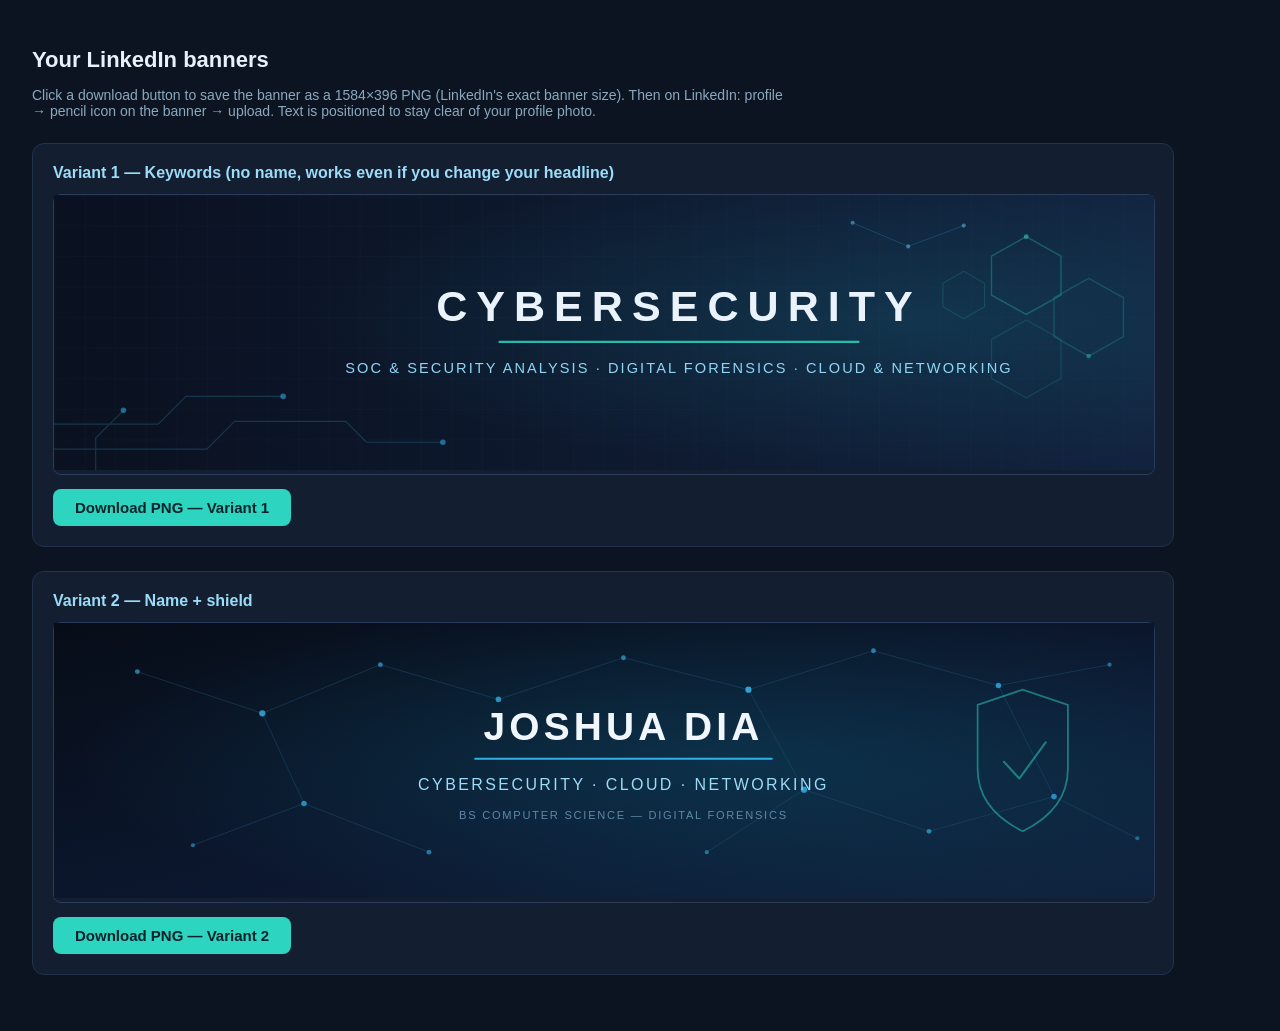
<file: linkedin_banner.html>
<!DOCTYPE html>
<html lang="en">
<head>
<meta charset="utf-8">
<title>Joshua Dia — LinkedIn Banners</title>
<style>
  body { background:#0d1421; color:#e8f1fa; font-family:Segoe UI, Arial, sans-serif; margin:0; padding:32px; }
  h1 { font-size:22px; font-weight:600; }
  p.hint { color:#8aa8c0; font-size:14px; max-width:760px; }
  .card { background:#131e30; border:1px solid #22314e; border-radius:12px; padding:20px; margin:24px 0; max-width:1100px; }
  .card h2 { font-size:16px; margin:0 0 12px; font-weight:600; color:#9bdcf9; }
  .preview { width:100%; border-radius:8px; display:block; border:1px solid #2a3b5c; }
  button { margin-top:14px; background:#2dd4bf; color:#06222b; border:none; padding:10px 22px; border-radius:8px; font-size:15px; font-weight:600; cursor:pointer; }
  button:hover { background:#5eead4; }
</style>
</head>
<body>
<h1>Your LinkedIn banners</h1>
<p class="hint">Click a download button to save the banner as a 1584&times;396 PNG (LinkedIn's exact banner size). Then on LinkedIn: profile &rarr; pencil icon on the banner &rarr; upload. Text is positioned to stay clear of your profile photo.</p>

<div class="card">
  <h2>Variant 1 — Keywords (no name, works even if you change your headline)</h2>
  <div class="preview" id="p1"></div>
  <button onclick="downloadPNG('svg1','joshua-dia-linkedin-banner-v1.png')">Download PNG — Variant 1</button>
</div>

<div class="card">
  <h2>Variant 2 — Name + shield</h2>
  <div class="preview" id="p2"></div>
  <button onclick="downloadPNG('svg2','joshua-dia-linkedin-banner-v2.png')">Download PNG — Variant 2</button>
</div>

<script>
const svgs = {
svg1: `<svg width="1584" height="396" viewBox="0 0 1584 396" xmlns="http://www.w3.org/2000/svg">
  <defs>
    <linearGradient id="bg" x1="0" y1="0" x2="1" y2="0">
      <stop offset="0" stop-color="#0A1120"/>
      <stop offset="0.55" stop-color="#0E1A30"/>
      <stop offset="1" stop-color="#12233F"/>
    </linearGradient>
    <radialGradient id="glow" cx="0.78" cy="0.45" r="0.55">
      <stop offset="0" stop-color="#155E75" stop-opacity="0.35"/>
      <stop offset="1" stop-color="#155E75" stop-opacity="0"/>
    </radialGradient>
    <pattern id="grid" width="44" height="44" patternUnits="userSpaceOnUse">
      <path d="M 44 0 L 0 0 0 44" fill="none" stroke="#1E3A5F" stroke-width="1" opacity="0.22"/>
    </pattern>
  </defs>
  <rect width="1584" height="396" fill="url(#bg)"/>
  <rect width="1584" height="396" fill="url(#grid)"/>
  <rect width="1584" height="396" fill="url(#glow)"/>
  <g stroke="#2C7A9B" stroke-width="1.6" fill="none" opacity="0.35">
    <path d="M -10 330 H 150 L 190 290 H 330"/>
    <path d="M -10 366 H 220 L 260 326 H 420 L 450 356 H 560"/>
    <path d="M 60 396 V 350 L 100 310"/>
  </g>
  <g fill="#38BDF8" opacity="0.5">
    <circle cx="330" cy="290" r="4"/><circle cx="560" cy="356" r="4"/><circle cx="100" cy="310" r="4"/>
  </g>
  <g stroke="#2DD4BF" fill="none">
    <path d="M1400 60 L1450 88 L1450 144 L1400 172 L1350 144 L1350 88 Z" stroke-width="2" opacity="0.30"/>
    <path d="M1490 120 L1540 148 L1540 204 L1490 232 L1440 204 L1440 148 Z" stroke-width="2" opacity="0.20"/>
    <path d="M1400 180 L1450 208 L1450 264 L1400 292 L1350 264 L1350 208 Z" stroke-width="2" opacity="0.14"/>
    <path d="M1310 110 L1340 127 L1340 161 L1310 178 L1280 161 L1280 127 Z" stroke-width="1.5" opacity="0.18"/>
  </g>
  <circle cx="1400" cy="60" r="3.5" fill="#2DD4BF" opacity="0.55"/>
  <circle cx="1490" cy="232" r="3.5" fill="#2DD4BF" opacity="0.4"/>
  <g stroke="#38BDF8" stroke-width="1.2" opacity="0.25" fill="none"><path d="M1150 40 L1230 74 L1310 44"/></g>
  <g fill="#7DD3FC" opacity="0.45">
    <circle cx="1150" cy="40" r="3"/><circle cx="1230" cy="74" r="3"/><circle cx="1310" cy="44" r="3"/>
  </g>
  <text x="900" y="182" text-anchor="middle" font-family="Segoe UI, Arial, sans-serif" font-size="62" font-weight="bold" letter-spacing="13" fill="#EAF3FB">CYBERSECURITY</text>
  <rect x="640" y="210" width="520" height="3" rx="1.5" fill="#2DD4BF" opacity="0.85"/>
  <text x="900" y="256" text-anchor="middle" font-family="Segoe UI, Arial, sans-serif" font-size="21" letter-spacing="3" fill="#8FD6F5">SOC &amp; SECURITY ANALYSIS  &#183;  DIGITAL FORENSICS  &#183;  CLOUD &amp; NETWORKING</text>
</svg>`,
svg2: `<svg width="1584" height="396" viewBox="0 0 1584 396" xmlns="http://www.w3.org/2000/svg">
  <defs>
    <linearGradient id="bg2" x1="0" y1="0" x2="1" y2="1">
      <stop offset="0" stop-color="#070D18"/>
      <stop offset="0.6" stop-color="#0C1830"/>
      <stop offset="1" stop-color="#0F2440"/>
    </linearGradient>
    <radialGradient id="glow2" cx="0.62" cy="0.5" r="0.6">
      <stop offset="0" stop-color="#0E7490" stop-opacity="0.28"/>
      <stop offset="1" stop-color="#0E7490" stop-opacity="0"/>
    </radialGradient>
  </defs>
  <rect width="1584" height="396" fill="url(#bg2)"/>
  <rect width="1584" height="396" fill="url(#glow2)"/>
  <g stroke="#1F4E6E" stroke-width="1.3" fill="none" opacity="0.55">
    <path d="M120 70 L300 130 L470 60 L640 110"/>
    <path d="M300 130 L360 260 L540 330"/>
    <path d="M640 110 L820 50 L1000 96 L1180 40 L1360 90 L1520 60"/>
    <path d="M1000 96 L1080 240 L1260 300 L1440 250 L1560 310"/>
    <path d="M1080 240 L940 330"/>
    <path d="M360 260 L200 320"/>
    <path d="M1360 90 L1440 250"/>
  </g>
  <g fill="#38BDF8">
    <circle cx="120" cy="70" r="3.5" opacity="0.6"/><circle cx="300" cy="130" r="4.5" opacity="0.75"/>
    <circle cx="470" cy="60" r="3.5" opacity="0.6"/><circle cx="640" cy="110" r="4" opacity="0.7"/>
    <circle cx="820" cy="50" r="3.5" opacity="0.6"/><circle cx="1000" cy="96" r="4.5" opacity="0.8"/>
    <circle cx="1180" cy="40" r="3.5" opacity="0.6"/><circle cx="1360" cy="90" r="4" opacity="0.7"/>
    <circle cx="1520" cy="60" r="3" opacity="0.5"/><circle cx="360" cy="260" r="4" opacity="0.65"/>
    <circle cx="540" cy="330" r="3.5" opacity="0.55"/><circle cx="1080" cy="240" r="4.5" opacity="0.75"/>
    <circle cx="1260" cy="300" r="3.5" opacity="0.6"/><circle cx="1440" cy="250" r="4" opacity="0.65"/>
    <circle cx="200" cy="320" r="3" opacity="0.5"/><circle cx="940" cy="330" r="3" opacity="0.5"/>
    <circle cx="1560" cy="310" r="3" opacity="0.45"/>
  </g>
  <g opacity="0.5">
    <path d="M1330 118 L1330 210 Q1330 268 1395 300 Q1460 268 1460 210 L1460 118 L1395 96 Z" fill="none" stroke="#2DD4BF" stroke-width="2.5"/>
    <path d="M1368 200 L1390 224 L1428 172" fill="none" stroke="#2DD4BF" stroke-width="3" stroke-linecap="round" stroke-linejoin="round"/>
  </g>
  <text x="820" y="168" text-anchor="middle" font-family="Segoe UI, Arial, sans-serif" font-size="56" font-weight="bold" letter-spacing="6" fill="#F0F6FC">JOSHUA DIA</text>
  <rect x="605" y="194" width="430" height="3" rx="1.5" fill="#38BDF8" opacity="0.9"/>
  <text x="820" y="240" text-anchor="middle" font-family="Segoe UI, Arial, sans-serif" font-size="23" letter-spacing="3.5" fill="#9BDCF9">CYBERSECURITY  &#183;  CLOUD  &#183;  NETWORKING</text>
  <text x="820" y="282" text-anchor="middle" font-family="Segoe UI, Arial, sans-serif" font-size="16" letter-spacing="2.5" fill="#5E88A8">BS COMPUTER SCIENCE &#8212; DIGITAL FORENSICS</text>
</svg>`
};

document.getElementById('p1').innerHTML = svgs.svg1;
document.getElementById('p2').innerHTML = svgs.svg2;
for (const el of document.querySelectorAll('.preview svg')) { el.removeAttribute('width'); el.removeAttribute('height'); el.style.width='100%'; el.style.height='auto'; }

function downloadPNG(key, filename) {
  const img = new Image();
  img.onload = function () {
    const canvas = document.createElement('canvas');
    canvas.width = 1584; canvas.height = 396;
    canvas.getContext('2d').drawImage(img, 0, 0, 1584, 396);
    canvas.toBlob(function (blob) {
      const a = document.createElement('a');
      a.href = URL.createObjectURL(blob);
      a.download = filename;
      a.click();
      setTimeout(() => URL.revokeObjectURL(a.href), 5000);
    }, 'image/png');
  };
  img.src = 'data:image/svg+xml;charset=utf-8,' + encodeURIComponent(svgs[key]);
}
</script>
</body>
</html>
</file>
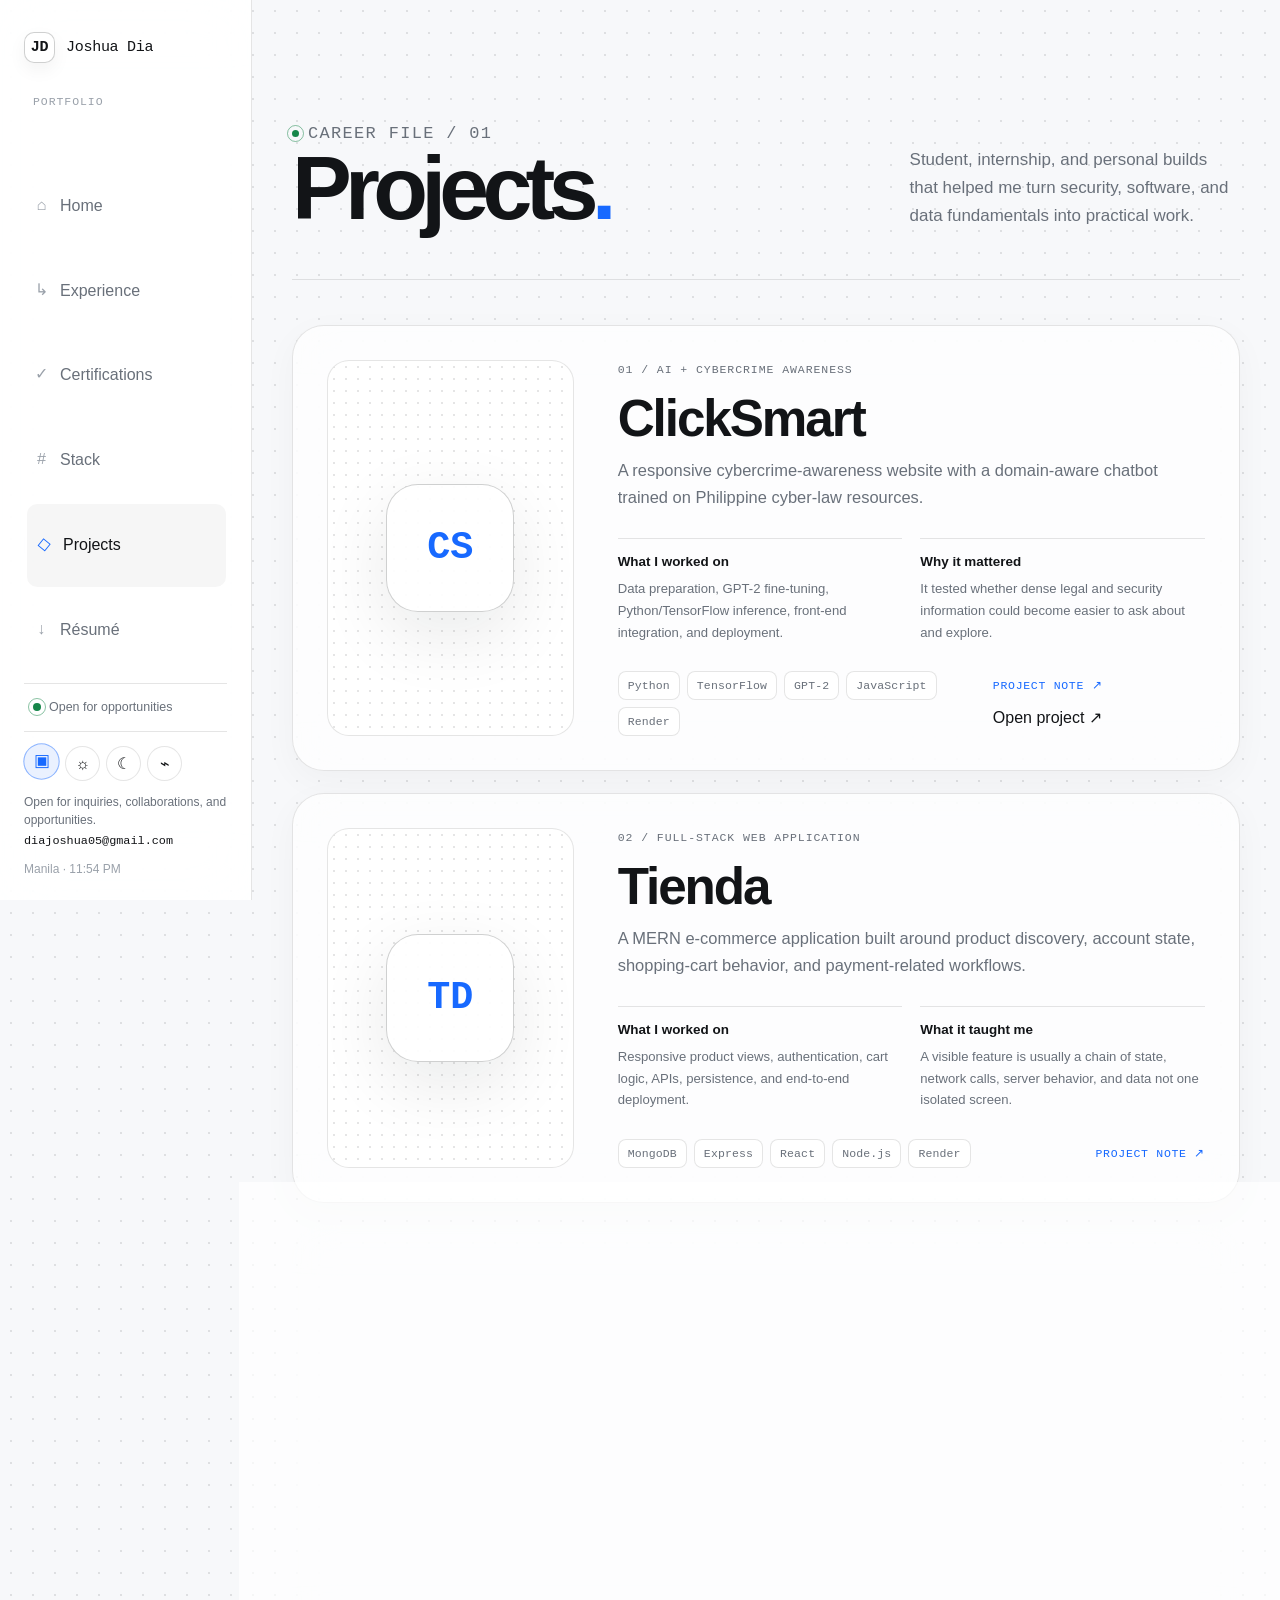
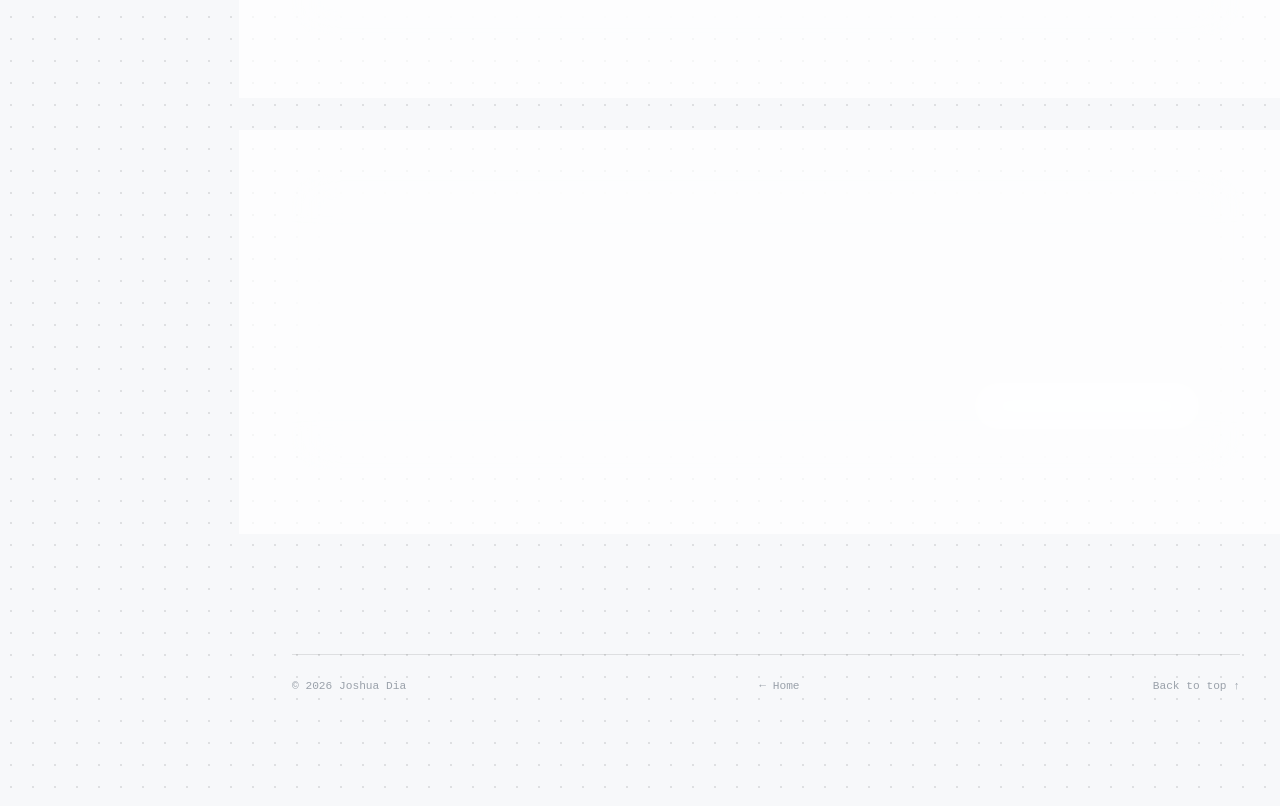
<file: projects.html>
<!doctype html>
<html lang="en">
<head>
  <meta charset="utf-8">
  <meta name="viewport" content="width=device-width, initial-scale=1">
  <meta name="description" content="Projects by Joshua Dia across cybersecurity awareness, full-stack development, computer vision, and analytics.">
  <meta name="theme-color" content="#f7f8fa">
  <title>Projects — Joshua Dia</title>
  <link rel="icon" type="image/svg+xml" href="favicon.svg">
  <link rel="apple-touch-icon" href="apple-touch-icon.png">
  <script>try{const m=localStorage.getItem('jd-theme-mode')||'system';if(m==='dark'||(m==='system'&&matchMedia('(prefers-color-scheme: dark)').matches))document.documentElement.dataset.theme='dark'}catch(e){}</script>
  <link rel="stylesheet" href="styles.css?v=20260904.3">
  <script src="app.js?v=20260904.3" defer></script>
</head>
<body data-page="projects">
  <a class="skip-link" href="#content">Skip to content</a>
  <div class="page-progress" aria-hidden="true"><span data-page-progress></span></div>
  <div class="pointer-aura" aria-hidden="true"></div>
  <site-rail page="projects"></site-rail>

  <main class="site-main" id="content">
    <div class="page-shell">
      <header class="page-heading reveal">
        <div><p class="eyebrow"><span class="status-dot" aria-hidden="true"></span>Career file / 01</p><h1>Projects<span class="page-title-mark">.</span></h1></div>
        <p>Student, internship, and personal builds that helped me turn security, software, and data fundamentals into practical work.</p>
      </header>

      <div class="case-grid">
        <article class="case-card reveal tilt" id="clicksmart">
          <div class="case-visual"><span class="case-glyph">CS</span></div>
          <div class="case-copy">
            <p class="small-label">01 / AI + cybercrime awareness</p>
            <h2>ClickSmart</h2>
            <p class="lead">A responsive cybercrime-awareness website with a domain-aware chatbot trained on Philippine cyber-law resources.</p>
            <div class="case-details">
              <div><strong>What I worked on</strong><p>Data preparation, GPT-2 fine-tuning, Python/TensorFlow inference, front-end integration, and deployment.</p></div>
              <div><strong>Why it mattered</strong><p>It tested whether dense legal and security information could become easier to ask about and explore.</p></div>
            </div>
            <footer><div class="tag-row"><span class="tag">Python</span><span class="tag">TensorFlow</span><span class="tag">GPT-2</span><span class="tag">JavaScript</span><span class="tag">Render</span></div><div class="card-actions"><button type="button" data-project-detail="clicksmart">Project note ↗</button><a href="https://clicksmart-frontend.onrender.com/" target="_blank" rel="noopener">Open project ↗</a></div></footer>
          </div>
        </article>

        <article class="case-card reveal tilt" id="tienda">
          <div class="case-visual"><span class="case-glyph">TD</span></div>
          <div class="case-copy">
            <p class="small-label">02 / full-stack web application</p>
            <h2>Tienda</h2>
            <p class="lead">A MERN e-commerce application built around product discovery, account state, shopping-cart behavior, and payment-related workflows.</p>
            <div class="case-details">
              <div><strong>What I worked on</strong><p>Responsive product views, authentication, cart logic, APIs, persistence, and end-to-end deployment.</p></div>
              <div><strong>What it taught me</strong><p>A visible feature is usually a chain of state, network calls, server behavior, and data not one isolated screen.</p></div>
            </div>
            <footer><div class="tag-row"><span class="tag">MongoDB</span><span class="tag">Express</span><span class="tag">React</span><span class="tag">Node.js</span><span class="tag">Render</span></div><button type="button" data-project-detail="tienda">Project note ↗</button></footer>
          </div>
        </article>

        <article class="case-card reveal tilt" id="lab-shelf">
          <div class="case-visual"><span class="case-glyph">LAB</span></div>
          <div class="case-copy">
            <p class="small-label">03 / learning experiments</p>
            <h2>Applied data shelf</h2>
            <p class="lead">Smaller exercises in computer vision and analytics, including a Philippine peso bill identifier and dashboard work.</p>
            <div class="case-details">
              <div><strong>What is here</strong><p>Python and OpenCV experiments, data handling, classification work, and Power BI dashboards.</p></div>
              <div><strong>How it is presented</strong><p>As practice and evidence of learning not padded into a commercial case study.</p></div>
            </div>
            <footer><div class="tag-row"><span class="tag">Python</span><span class="tag">OpenCV</span><span class="tag">Power BI</span><span class="tag">SQL</span></div><button type="button" data-project-detail="data">Lab note ↗</button></footer>
          </div>
        </article>
      </div>

      <section class="section-block" aria-labelledby="project-principle">
        <div class="contact-panel reveal">
          <div><p class="small-label">Working principle</p><h2 id="project-principle">Small, complete, honest.</h2><p>I would rather show the actual scope of a build than inflate it. The next version can always be larger; the current version should still be understandable.</p></div>
          <a class="button button-primary" href="mailto:diajoshua05@gmail.com?subject=Junior%20opportunity%20for%20Joshua">Contact me about a role ↗</a>
        </div>
      </section>

      <footer class="site-footer"><span>© <span data-year></span> Joshua Dia</span><a href="index.html">← Home</a><a href="#content">Back to top ↑</a></footer>
    </div>
  </main>
</body>
</html>
</file>
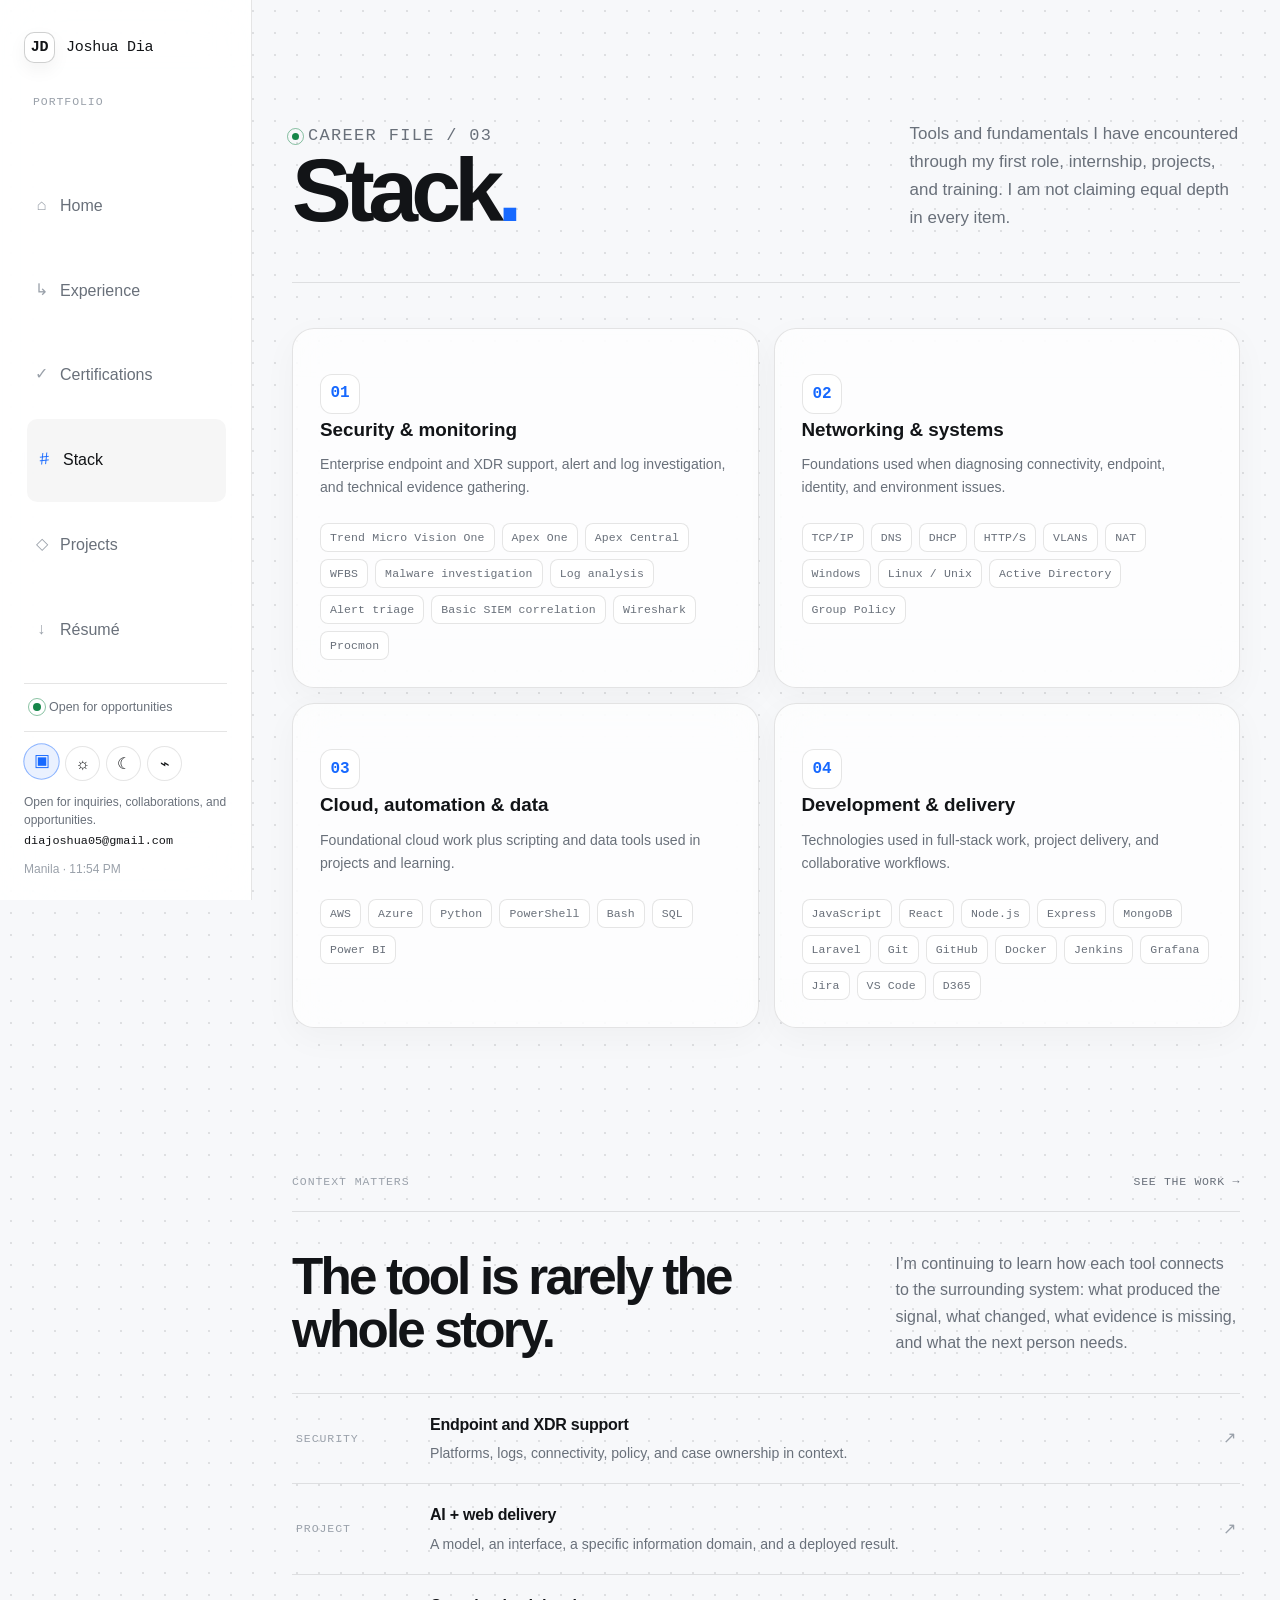
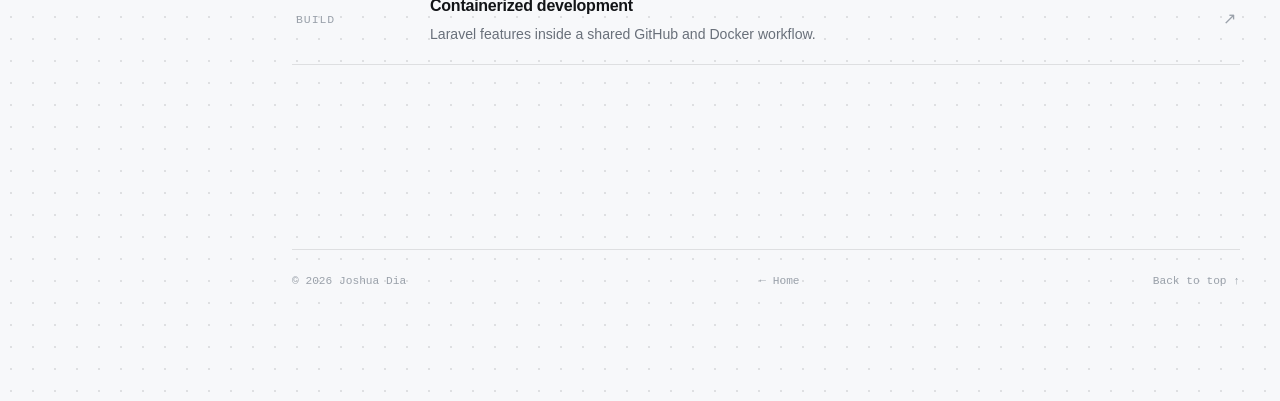
<file: stack.html>
<!doctype html>
<html lang="en">
<head>
  <meta charset="utf-8">
  <meta name="viewport" content="width=device-width, initial-scale=1">
  <meta name="description" content="Tools and technical foundations Joshua Dia has used across security, systems, cloud, data, and development.">
  <meta name="theme-color" content="#f7f8fa">
  <title>Stack — Joshua Dia</title>
  <link rel="icon" type="image/svg+xml" href="favicon.svg">
  <link rel="apple-touch-icon" href="apple-touch-icon.png">
  <script>try{const m=localStorage.getItem('jd-theme-mode')||'system';if(m==='dark'||(m==='system'&&matchMedia('(prefers-color-scheme: dark)').matches))document.documentElement.dataset.theme='dark'}catch(e){}</script>
  <link rel="stylesheet" href="styles.css?v=20260904.3">
  <script src="app.js?v=20260904.3" defer></script>
</head>
<body data-page="stack">
  <a class="skip-link" href="#content">Skip to content</a>
  <div class="page-progress" aria-hidden="true"><span data-page-progress></span></div>
  <div class="pointer-aura" aria-hidden="true"></div>
  <site-rail page="stack"></site-rail>

  <main class="site-main" id="content">
    <div class="page-shell">
      <header class="page-heading reveal">
        <div><p class="eyebrow"><span class="status-dot" aria-hidden="true"></span>Career file / 03</p><h1>Stack<span class="page-title-mark">.</span></h1></div>
        <p>Tools and fundamentals I have encountered through my first role, internship, projects, and training. I am not claiming equal depth in every item.</p>
      </header>

      <section class="stack-grid" aria-label="Technical stack">
        <article class="stack-group reveal tilt">
          <span class="credential-logo">01</span>
          <h2>Security &amp; monitoring</h2>
          <p>Enterprise endpoint and XDR support, alert and log investigation, and technical evidence gathering.</p>
          <div class="tag-cloud"><span class="tag">Trend Micro Vision One</span><span class="tag">Apex One</span><span class="tag">Apex Central</span><span class="tag">WFBS</span><span class="tag">Malware investigation</span><span class="tag">Log analysis</span><span class="tag">Alert triage</span><span class="tag">Basic SIEM correlation</span><span class="tag">Wireshark</span><span class="tag">Procmon</span></div>
        </article>

        <article class="stack-group reveal tilt">
          <span class="credential-logo">02</span>
          <h2>Networking &amp; systems</h2>
          <p>Foundations used when diagnosing connectivity, endpoint, identity, and environment issues.</p>
          <div class="tag-cloud"><span class="tag">TCP/IP</span><span class="tag">DNS</span><span class="tag">DHCP</span><span class="tag">HTTP/S</span><span class="tag">VLANs</span><span class="tag">NAT</span><span class="tag">Windows</span><span class="tag">Linux / Unix</span><span class="tag">Active Directory</span><span class="tag">Group Policy</span></div>
        </article>

        <article class="stack-group reveal tilt">
          <span class="credential-logo">03</span>
          <h2>Cloud, automation &amp; data</h2>
          <p>Foundational cloud work plus scripting and data tools used in projects and learning.</p>
          <div class="tag-cloud"><span class="tag">AWS</span><span class="tag">Azure</span><span class="tag">Python</span><span class="tag">PowerShell</span><span class="tag">Bash</span><span class="tag">SQL</span><span class="tag">Power BI</span></div>
        </article>

        <article class="stack-group reveal tilt">
          <span class="credential-logo">04</span>
          <h2>Development &amp; delivery</h2>
          <p>Technologies used in full-stack work, project delivery, and collaborative workflows.</p>
          <div class="tag-cloud"><span class="tag">JavaScript</span><span class="tag">React</span><span class="tag">Node.js</span><span class="tag">Express</span><span class="tag">MongoDB</span><span class="tag">Laravel</span><span class="tag">Git</span><span class="tag">GitHub</span><span class="tag">Docker</span><span class="tag">Jenkins</span><span class="tag">Grafana</span><span class="tag">Jira</span><span class="tag">VS Code</span><span class="tag">D365</span></div>
        </article>
      </section>

      <section class="section-block" aria-labelledby="stack-context">
        <div class="section-topline reveal"><span class="section-index">Context matters</span><a class="section-link" href="experience.html">see the work →</a></div>
        <div class="section-intro reveal"><h2 id="stack-context">The tool is rarely the whole story.</h2><p>I’m continuing to learn how each tool connects to the surrounding system: what produced the signal, what changed, what evidence is missing, and what the next person needs.</p></div>
        <div class="row-list reveal">
          <a class="row-link" href="experience.html#trend-micro"><span class="meta">Security</span><span><h3>Endpoint and XDR support</h3><p>Platforms, logs, connectivity, policy, and case ownership in context.</p></span><span class="arrow">↗</span></a>
          <a class="row-link" href="projects.html#clicksmart"><span class="meta">Project</span><span><h3>AI + web delivery</h3><p>A model, an interface, a specific information domain, and a deployed result.</p></span><span class="arrow">↗</span></a>
          <a class="row-link" href="experience.html#kapiton"><span class="meta">Build</span><span><h3>Containerized development</h3><p>Laravel features inside a shared GitHub and Docker workflow.</p></span><span class="arrow">↗</span></a>
        </div>
      </section>

      <footer class="site-footer"><span>© <span data-year></span> Joshua Dia</span><a href="index.html">← Home</a><a href="#content">Back to top ↑</a></footer>
    </div>
  </main>
</body>
</html>
</file>
<file: styles.css>
:root {
  color-scheme: light;
  --paper: #f7f8fa;
  --paper-solid: #ffffff;
  --ink: #121417;
  --muted: #69707a;
  --faint: #9aa1aa;
  --line: rgba(18, 20, 23, 0.11);
  --line-strong: rgba(18, 20, 23, 0.2);
  --glass: rgba(255, 255, 255, 0.7);
  --glass-heavy: rgba(255, 255, 255, 0.9);
  --soft: rgba(18, 20, 23, 0.035);
  --accent: #1769ff;
  --accent-soft: rgba(23, 105, 255, 0.09);
  --good: #168649;
  --shadow: 0 22px 70px rgba(15, 18, 22, 0.09);
  --rail: 252px;
  --content: 980px;
  --radius-sm: 12px;
  --radius: 22px;
  --radius-lg: 32px;
  --ease: cubic-bezier(.2, .8, .2, 1);
  --theme-x: 32px;
  --theme-y: calc(100vh - 100px);
}

html[data-theme="dark"] {
  color-scheme: dark;
  --paper: #090b0e;
  --paper-solid: #0e1115;
  --ink: #f4f6f8;
  --muted: #9da5af;
  --faint: #6c747f;
  --line: rgba(255, 255, 255, 0.1);
  --line-strong: rgba(255, 255, 255, 0.19);
  --glass: rgba(14, 17, 21, 0.72);
  --glass-heavy: rgba(14, 17, 21, 0.92);
  --soft: rgba(255, 255, 255, 0.045);
  --accent: #66a3ff;
  --accent-soft: rgba(102, 163, 255, 0.12);
  --good: #5dd78f;
  --shadow: 0 24px 80px rgba(0, 0, 0, 0.42);
}

@view-transition { navigation: auto; }

::view-transition-old(root) {
  animation: page-out 180ms ease both;
}

::view-transition-new(root) {
  animation: page-in 420ms var(--ease) both;
}

html.theme-transitioning::view-transition-old(root),
html.theme-transitioning::view-transition-new(root) {
  animation: none;
  mix-blend-mode: normal;
}

html.theme-transitioning::view-transition-new(root) {
  z-index: 9999;
  animation: theme-reveal 680ms var(--ease) both;
}

@keyframes page-out {
  to { opacity: 0; transform: translateY(-8px) scale(.995); }
}

@keyframes page-in {
  from { opacity: 0; transform: translateY(12px); }
}

@keyframes theme-reveal {
  from { clip-path: circle(0 at var(--theme-x) var(--theme-y)); }
  to { clip-path: circle(150vmax at var(--theme-x) var(--theme-y)); }
}

* { box-sizing: border-box; }

site-rail { display: contents; }

html {
  scroll-behavior: smooth;
  background: var(--paper);
  text-rendering: optimizeLegibility;
}

body {
  margin: 0;
  min-width: 320px;
  background:
    radial-gradient(circle, var(--line) 1px, transparent 1.2px) 0 0 / 22px 22px,
    var(--paper);
  color: var(--ink);
  font-family: -apple-system, BlinkMacSystemFont, "Segoe UI", Helvetica, Arial, sans-serif;
  font-size: 16px;
  line-height: 1.65;
  transition: color 250ms ease, background-color 250ms ease;
}

body::before {
  content: "";
  position: fixed;
  inset: 0;
  z-index: -1;
  pointer-events: none;
  background: var(--paper);
  mask-image: linear-gradient(to bottom, transparent 0, #000 10%, #000 88%, transparent 100%);
  opacity: .9;
}

body.is-locked { overflow: hidden; }

a { color: inherit; text-decoration: none; }
button, input { font: inherit; }
button { color: inherit; }
img { display: block; max-width: 100%; }
::selection { color: white; background: var(--accent); }

.skip-link {
  position: fixed;
  left: 16px;
  top: 12px;
  z-index: 10000;
  padding: 10px 14px;
  border-radius: 10px;
  background: var(--ink);
  color: var(--paper);
  transform: translateY(-150%);
  transition: transform 180ms ease;
}

.skip-link:focus { transform: translateY(0); }

.page-progress {
  position: fixed;
  inset: 0 0 auto var(--rail);
  z-index: 1200;
  height: 2px;
  background: transparent;
  pointer-events: none;
}

.page-progress span {
  display: block;
  width: 100%;
  height: 100%;
  transform: scaleX(0);
  transform-origin: left;
  background: var(--accent);
  transition: transform 80ms linear;
}

.pointer-aura {
  --x: 50vw;
  --y: 50vh;
  position: fixed;
  z-index: 9000;
  left: var(--x);
  top: var(--y);
  width: 120px;
  height: 120px;
  border-radius: 50%;
  pointer-events: none;
  transform: translate(-50%, -50%);
  background: rgba(23, 105, 255, .08);
  filter: blur(28px);
  opacity: 0;
  transition: opacity 240ms ease;
}

body.has-pointer .pointer-aura { opacity: 1; }

.site-rail {
  position: fixed;
  inset: 0 auto 0 0;
  z-index: 1000;
  width: var(--rail);
  display: flex;
  flex-direction: column;
  padding: 28px 24px 22px;
  border-right: 1px solid var(--line);
  background: var(--glass-heavy);
  backdrop-filter: blur(28px) saturate(135%);
  -webkit-backdrop-filter: blur(28px) saturate(135%);
}

.rail-brand {
  display: flex;
  align-items: center;
  gap: 11px;
  min-height: 38px;
  margin-bottom: 26px;
  font-family: ui-monospace, SFMono-Regular, Menlo, Monaco, Consolas, monospace;
  font-size: .94rem;
  letter-spacing: -.02em;
}

.rail-brand-mark {
  display: grid;
  place-items: center;
  width: 31px;
  height: 31px;
  border: 1px solid var(--line-strong);
  border-radius: 10px;
  background: var(--paper-solid);
  box-shadow: 0 7px 18px rgba(0, 0, 0, .05);
  font-weight: 700;
  transition: transform 350ms var(--ease), border-radius 350ms var(--ease);
}

.rail-brand:hover .rail-brand-mark {
  transform: rotate(-7deg) scale(1.06);
  border-radius: 50%;
}

.rail-nav {
  display: grid;
  flex: 1;
  min-height: 0;
  gap: 11px;
  padding-right: 4px;
  overflow-y: auto;
  overscroll-behavior: contain;
  scrollbar-width: thin;
  scrollbar-color: var(--line-strong) transparent;
}

.rail-group {
  display: grid;
  gap: 2px;
  padding-bottom: 11px;
  border-bottom: 1px solid var(--line);
}

.rail-group:last-child { border-bottom: 0; }

.rail-group-label,
.mono-label,
.eyebrow,
.section-index,
.small-label,
.meta,
.tag,
.credential-kicker,
.note-date,
.timeline-date,
.stat-label {
  font-family: ui-monospace, SFMono-Regular, Menlo, Monaco, Consolas, monospace;
  text-transform: uppercase;
  letter-spacing: .08em;
  font-size: .72rem;
}

.rail-group-label {
  margin: 0 0 7px 9px;
  color: var(--faint);
}

.rail-link {
  position: relative;
  display: flex;
  align-items: center;
  gap: 10px;
  width: 100%;
  min-height: 36px;
  padding: 6px 9px;
  border: 0;
  border-radius: 10px;
  background: transparent;
  color: var(--muted);
  text-align: left;
  cursor: pointer;
  transition: color 180ms ease, background 180ms ease, transform 280ms var(--ease);
}

.rail-link:hover,
.rail-link[aria-current="page"] {
  color: var(--ink);
  background: var(--soft);
  transform: translateX(3px);
}

.rail-link[aria-current="page"]::before {
  content: "";
  position: absolute;
  left: -24px;
  width: 3px;
  height: 18px;
  border-radius: 0 6px 6px 0;
  background: var(--accent);
  box-shadow: 0 0 16px var(--accent);
}

.rail-icon {
  width: 17px;
  color: var(--faint);
  font-family: ui-monospace, SFMono-Regular, Menlo, monospace;
  text-align: center;
  transition: transform 250ms var(--ease), color 180ms ease;
}

.rail-link:hover .rail-icon,
.rail-link[aria-current="page"] .rail-icon {
  color: var(--accent);
  transform: rotate(-6deg) scale(1.08);
}

.rail-spacer { display: none; }

.rail-status {
  padding: 13px 9px 14px;
  border-top: 1px solid var(--line);
  border-bottom: 1px solid var(--line);
}

.availability-line {
  display: flex;
  align-items: center;
  gap: 8px;
  margin: 0;
  color: var(--muted);
  font-size: .78rem;
}

.status-dot {
  position: relative;
  width: 8px;
  height: 8px;
  flex: 0 0 auto;
  border-radius: 50%;
  background: var(--good);
}

.status-dot::after {
  content: "";
  position: absolute;
  inset: -5px;
  border: 1px solid var(--good);
  border-radius: inherit;
  opacity: .5;
  animation: status-pulse 2.3s ease-out infinite;
}

@keyframes status-pulse {
  70%, 100% { transform: scale(1.8); opacity: 0; }
}

.rail-utility-row {
  display: flex;
  gap: 6px;
  padding: 14px 0 12px;
}

.utility-button {
  display: grid;
  width: 35px;
  height: 35px;
  place-items: center;
  border: 1px solid var(--line);
  border-radius: 999px;
  background: var(--glass);
  cursor: pointer;
  transition: transform 220ms var(--ease), background 180ms ease, color 180ms ease, border-color 180ms ease;
}

.utility-button:hover,
.utility-button.is-active {
  color: var(--accent);
  border-color: color-mix(in srgb, var(--accent), transparent 55%);
  background: var(--accent-soft);
  transform: translateY(-2px) scale(1.04);
}

.rail-contact {
  display: grid;
  gap: 4px;
  color: var(--muted);
  font-size: .75rem;
  line-height: 1.5;
}

.rail-contact a {
  color: var(--ink);
  font-family: ui-monospace, SFMono-Regular, Menlo, monospace;
  font-size: .74rem;
  overflow: hidden;
  text-overflow: ellipsis;
}

.rail-clock { margin-top: 5px; color: var(--faint); }

.mobile-bar,
.mobile-scrim { display: none; }

.site-main {
  min-height: 100vh;
  margin-left: var(--rail);
  opacity: 0;
  transform: translateY(8px);
  transition: opacity 480ms ease, transform 700ms var(--ease);
}

body.is-ready .site-main { opacity: 1; transform: none; }

.page-shell {
  width: min(var(--content), calc(100% - 80px));
  margin: 0 auto;
  padding: 74px 0 110px;
}

.hero {
  min-height: 690px;
  display: grid;
  grid-template-columns: minmax(280px, .86fr) minmax(360px, 1.14fr);
  align-items: center;
  gap: 42px;
  padding: 54px 0 68px;
}

.portrait-stage {
  position: relative;
  min-height: 450px;
  display: grid;
  align-items: end;
  overflow: hidden;
  border: 1px solid var(--line);
  border-radius: var(--radius-lg);
  background: var(--paper-solid);
  box-shadow: var(--shadow);
  isolation: isolate;
  transform-style: preserve-3d;
}

.portrait-stage::before {
  content: "";
  position: absolute;
  inset: 0;
  z-index: 1;
  pointer-events: none;
  background: radial-gradient(circle, rgba(18,20,23,.22) 1px, transparent 1.2px) 0 0 / 7px 7px;
  mix-blend-mode: soft-light;
  opacity: .36;
}

.portrait-stage::after {
  content: "JD / 2026";
  position: absolute;
  right: 18px;
  bottom: 15px;
  z-index: 3;
  color: rgba(255,255,255,.82);
  font-family: ui-monospace, SFMono-Regular, Menlo, monospace;
  font-size: .67rem;
  letter-spacing: .1em;
}

.portrait-stage img {
  width: 100%;
  height: 100%;
  min-height: 450px;
  object-fit: cover;
  object-position: 50% 28%;
  filter: contrast(1.05) saturate(.82);
  transition: filter 500ms ease, transform 750ms var(--ease);
}

.portrait-stage:hover img { filter: grayscale(0) contrast(1.02) saturate(1.04); transform: scale(1.025); }

.portrait-badge {
  position: absolute;
  z-index: 4;
  left: 16px;
  top: 16px;
  display: flex;
  align-items: center;
  gap: 8px;
  padding: 8px 12px;
  border: 1px solid rgba(255,255,255,.35);
  border-radius: 999px;
  background: rgba(14, 17, 21, .7);
  color: white;
  backdrop-filter: blur(12px);
  font-family: ui-monospace, SFMono-Regular, Menlo, monospace;
  font-size: .68rem;
  letter-spacing: .05em;
}

.hero-copy { align-self: center; }

.eyebrow {
  display: flex;
  align-items: center;
  gap: 9px;
  margin: 0 0 22px;
  color: var(--muted);
}

.eyebrow .status-dot { width: 7px; height: 7px; }

.hero h1,
.page-heading h1 {
  margin: 0;
  font-size: clamp(3.8rem, 7vw, 6.8rem);
  font-weight: 560;
  line-height: .91;
  letter-spacing: -.075em;
}

.hero h1 em {
  color: var(--accent);
  font-family: Georgia, "Times New Roman", serif;
  font-weight: 400;
}

.hero-intro {
  max-width: 620px;
  margin: 28px 0 0;
  color: var(--muted);
  font-size: clamp(1.02rem, 1.45vw, 1.24rem);
  line-height: 1.72;
}

.hero-intro strong { color: var(--ink); font-weight: 620; }

.hero-actions,
.card-actions,
.contact-actions {
  display: flex;
  flex-wrap: wrap;
  align-items: center;
  gap: 10px;
  margin-top: 30px;
}

.button,
.text-button {
  position: relative;
  display: inline-flex;
  align-items: center;
  justify-content: center;
  gap: 10px;
  min-height: 46px;
  padding: 0 17px;
  border: 1px solid var(--line-strong);
  border-radius: 999px;
  background: var(--glass);
  color: var(--ink);
  overflow: hidden;
  cursor: pointer;
  backdrop-filter: blur(16px);
  transition: transform 280ms var(--ease), border-color 180ms ease, color 180ms ease, background 180ms ease, box-shadow 280ms ease;
}

.button::after {
  content: "";
  position: absolute;
  width: 16px;
  height: 100px;
  top: -28px;
  left: -45px;
  transform: rotate(22deg);
  background: rgba(255,255,255,.5);
  filter: blur(2px);
  transition: left 560ms var(--ease);
}

.button:hover::after { left: calc(100% + 25px); }

.button:hover,
.text-button:hover {
  transform: translateY(-3px);
  border-color: color-mix(in srgb, var(--accent), transparent 45%);
  box-shadow: 0 12px 30px rgba(23, 105, 255, .14);
}

.button-primary {
  border-color: var(--accent);
  background: var(--accent);
  color: white;
}

.button-primary:hover { border-color: var(--accent); color: white; }

.button-quiet { background: transparent; }

.text-button {
  min-height: auto;
  padding: 0;
  border: 0;
  border-radius: 0;
  background: transparent;
  color: var(--accent);
  backdrop-filter: none;
}

.hero-links {
  display: flex;
  flex-wrap: wrap;
  gap: 18px;
  margin-top: 25px;
  color: var(--muted);
  font-family: ui-monospace, SFMono-Regular, Menlo, monospace;
  font-size: .76rem;
}

.hero-links a { transition: color 180ms ease, transform 240ms var(--ease); }
.hero-links a:hover { color: var(--accent); transform: translateY(-2px); }

.stat-strip {
  grid-column: 1 / -1;
  display: grid;
  grid-template-columns: repeat(4, 1fr);
  margin-top: 7px;
  border-top: 1px solid var(--line);
  border-bottom: 1px solid var(--line);
  background: var(--glass);
  backdrop-filter: blur(16px);
}

.stat {
  min-height: 122px;
  display: grid;
  align-content: center;
  gap: 5px;
  padding: 20px 25px;
  border-right: 1px solid var(--line);
  transition: background 220ms ease, transform 300ms var(--ease);
}

.stat:last-child { border-right: 0; }
.stat:hover { background: var(--accent-soft); transform: translateY(-4px); }
.stat strong { font-size: 1.35rem; font-weight: 560; letter-spacing: -.04em; }
.stat-label { color: var(--faint); }

.ticker {
  position: relative;
  width: 100%;
  overflow: hidden;
  border-top: 1px solid var(--line);
  border-bottom: 1px solid var(--line);
  background: var(--paper-solid);
}

.ticker-track {
  display: flex;
  width: max-content;
  gap: 34px;
  padding: 14px 0;
  animation: ticker 28s linear infinite;
  font-family: ui-monospace, SFMono-Regular, Menlo, monospace;
  font-size: .73rem;
  text-transform: uppercase;
  letter-spacing: .09em;
}

.ticker-track span::after { content: "✦"; margin-left: 34px; color: var(--accent); }
.ticker:hover .ticker-track { animation-play-state: paused; }

@keyframes ticker { to { transform: translateX(-50%); } }

.section-block { padding: 94px 0; }

.section-topline {
  display: flex;
  align-items: center;
  justify-content: space-between;
  gap: 18px;
  min-height: 45px;
  padding-bottom: 15px;
  border-bottom: 1px solid var(--line);
}

.section-index { color: var(--faint); }
.section-link { color: var(--muted); font-family: ui-monospace, SFMono-Regular, Menlo, monospace; font-size: .72rem; text-transform: uppercase; letter-spacing: .06em; }
.section-link:hover { color: var(--accent); }

.section-intro {
  display: grid;
  grid-template-columns: 1fr minmax(280px, .62fr);
  gap: 48px;
  align-items: end;
  margin: 38px 0 36px;
}

.section-intro h2,
.panel-heading,
.dialog-heading {
  margin: 0;
  font-size: clamp(2rem, 4vw, 3.5rem);
  font-weight: 560;
  line-height: 1.04;
  letter-spacing: -.055em;
}

.section-intro p { margin: 0; color: var(--muted); }

.row-list { border-top: 1px solid var(--line); }

.row-link {
  position: relative;
  display: grid;
  grid-template-columns: 110px 1fr auto;
  gap: 24px;
  align-items: center;
  min-height: 88px;
  padding: 18px 4px;
  border-bottom: 1px solid var(--line);
  overflow: hidden;
}

.row-link::before {
  content: "";
  position: absolute;
  inset: 0;
  z-index: -1;
  background: var(--accent-soft);
  transform: translateX(-101%);
  transition: transform 430ms var(--ease);
}

.row-link:hover::before { transform: translateX(0); }
.row-link .meta { color: var(--faint); }
.row-link h3 { margin: 0; font-size: 1rem; font-weight: 610; letter-spacing: -.015em; }
.row-link p { margin: 4px 0 0; color: var(--muted); font-size: .88rem; white-space: nowrap; overflow: hidden; text-overflow: ellipsis; }
.row-link .arrow { color: var(--faint); transition: transform 300ms var(--ease), color 180ms ease; }
.row-link:hover .arrow { color: var(--accent); transform: translate(4px, -3px); }

.project-preview-grid,
.credential-preview-grid,
.fact-grid {
  display: grid;
  grid-template-columns: repeat(3, 1fr);
  gap: 14px;
}

.glass-card,
.project-card,
.credential-card,
.fact-card,
.stack-group,
.contact-panel,
.note-card,
.timeline-card,
.case-card {
  border: 1px solid var(--line);
  background: var(--glass);
  backdrop-filter: blur(20px) saturate(125%);
  -webkit-backdrop-filter: blur(20px) saturate(125%);
  box-shadow: 0 10px 35px rgba(15, 18, 22, .035);
}

.tilt { transform: perspective(900px) rotateX(var(--rx, 0deg)) rotateY(var(--ry, 0deg)) translateY(var(--lift, 0)); transform-style: preserve-3d; transition: transform 360ms var(--ease), box-shadow 300ms ease, border-color 200ms ease; }
.tilt:hover { --lift: -6px; border-color: var(--line-strong); box-shadow: var(--shadow); }

.project-card {
  min-height: 310px;
  display: flex;
  flex-direction: column;
  padding: 24px;
  border-radius: var(--radius);
  overflow: hidden;
}

.project-card:first-child { grid-column: span 2; }

.card-number {
  display: inline-flex;
  align-items: center;
  justify-content: center;
  width: 36px;
  height: 36px;
  border: 1px solid var(--line);
  border-radius: 11px;
  background: var(--paper-solid);
  color: var(--accent);
  font-family: ui-monospace, SFMono-Regular, Menlo, monospace;
  font-size: .72rem;
}

.project-card h3,
.credential-card h3,
.note-card h2,
.case-card h2 {
  margin: 44px 0 9px;
  font-size: 1.55rem;
  font-weight: 590;
  line-height: 1.1;
  letter-spacing: -.04em;
}

.project-card p,
.credential-card p,
.note-card p,
.case-card p { margin: 0; color: var(--muted); }

.project-card footer,
.credential-card footer,
.note-card footer,
.case-card footer {
  display: flex;
  justify-content: space-between;
  align-items: center;
  gap: 15px;
  margin-top: auto;
  padding-top: 28px;
}

.case-card footer .card-actions { margin-top: 0; }

.tag-row,
.tag-cloud { display: flex; flex-wrap: wrap; gap: 7px; }

.tag {
  display: inline-flex;
  align-items: center;
  min-height: 28px;
  padding: 4px 9px;
  border: 1px solid var(--line);
  border-radius: 8px;
  background: var(--paper-solid);
  color: var(--muted);
  text-transform: none;
  letter-spacing: .01em;
}

.credential-card {
  min-height: 235px;
  display: flex;
  flex-direction: column;
  padding: 23px;
  border-radius: var(--radius-sm);
}

.credential-card:nth-child(2) { transform: rotate(.7deg); }
.credential-card:nth-child(3) { transform: rotate(-.55deg); }
.credential-card.tilt:hover { transform: perspective(900px) rotateX(var(--rx, 0deg)) rotateY(var(--ry, 0deg)) translateY(-7px) rotate(0); }
.credential-card h3 { margin-top: 35px; font-size: 1.15rem; }
.credential-kicker { color: var(--faint); }
.credential-logo {
  display: grid;
  width: 40px;
  height: 40px;
  place-items: center;
  margin-top: 18px;
  border: 1px solid var(--line);
  border-radius: 12px;
  background: var(--paper-solid);
  color: var(--accent);
  font-family: ui-monospace, SFMono-Regular, Menlo, monospace;
  font-weight: 700;
}

.credential-card footer a,
.credential-card footer button,
.note-card footer button,
.project-card footer a,
.project-card footer button,
.case-card footer button {
  padding: 0;
  border: 0;
  background: transparent;
  color: var(--accent);
  cursor: pointer;
  font-family: ui-monospace, SFMono-Regular, Menlo, monospace;
  font-size: .72rem;
  text-transform: uppercase;
  letter-spacing: .06em;
}

.experience-list { border-top: 1px solid var(--line); }

.experience-row {
  display: grid;
  grid-template-columns: 110px minmax(220px, .75fr) 1fr;
  gap: 26px;
  align-items: start;
  padding: 23px 4px;
  border-bottom: 1px solid var(--line);
}

.experience-row .meta { color: var(--faint); }
.experience-row strong { font-weight: 610; }
.experience-row p { margin: 0; color: var(--muted); }

.stack-preview {
  display: grid;
  grid-template-columns: minmax(180px, .4fr) 1fr;
  gap: 30px;
  padding: 30px;
  border: 1px solid var(--line);
  border-radius: var(--radius);
  background: var(--glass);
  backdrop-filter: blur(20px);
}

.stack-preview h3 { margin: 0; font-size: 1.2rem; font-weight: 590; }

.facts-row {
  display: grid;
  grid-template-columns: repeat(4, 1fr);
  border-top: 1px solid var(--line);
  border-bottom: 1px solid var(--line);
}

.fact-cell {
  position: relative;
  min-height: 190px;
  padding: 22px;
  border-right: 1px solid var(--line);
  overflow: hidden;
  background: var(--glass);
}

.fact-cell:last-child { border-right: 0; }
.fact-cell::after { content: attr(data-index); position: absolute; right: -4px; bottom: -27px; color: var(--soft); font-size: 6.2rem; font-weight: 700; letter-spacing: -.09em; }
.fact-cell strong { display: block; margin: 32px 0 8px; font-size: 1.02rem; }
.fact-cell p { position: relative; z-index: 1; margin: 0; color: var(--muted); font-size: .86rem; }

.contact-panel {
  position: relative;
  overflow: hidden;
  display: grid;
  grid-template-columns: 1fr auto;
  gap: 36px;
  align-items: end;
  padding: 40px;
  border-radius: var(--radius-lg);
}

.contact-panel::after {
  content: "@";
  position: absolute;
  right: 18%;
  bottom: -100px;
  z-index: -1;
  color: var(--accent-soft);
  font-size: 18rem;
  font-weight: 700;
}

.contact-panel h2 { margin: 7px 0 14px; font-size: clamp(2.5rem, 5vw, 5rem); line-height: .95; letter-spacing: -.07em; }
.contact-panel p { max-width: 570px; margin: 0; color: var(--muted); }

.site-footer {
  display: flex;
  justify-content: space-between;
  gap: 20px;
  padding-top: 22px;
  margin-top: 90px;
  border-top: 1px solid var(--line);
  color: var(--faint);
  font-family: ui-monospace, SFMono-Regular, Menlo, monospace;
  font-size: .7rem;
}

.site-footer a:hover { color: var(--accent); }

.page-heading {
  display: grid;
  grid-template-columns: 1fr minmax(250px, .58fr);
  gap: 48px;
  align-items: end;
  padding: 46px 0 50px;
  border-bottom: 1px solid var(--line);
}

.page-heading h1 { font-size: clamp(3.4rem, 7vw, 6rem); }
.page-heading p { margin: 0; color: var(--muted); font-size: 1.06rem; }

.page-title-mark { color: var(--accent); }

.page-toolbar {
  position: sticky;
  top: 14px;
  z-index: 60;
  display: flex;
  justify-content: space-between;
  gap: 14px;
  margin: 30px 0 36px;
  padding: 9px;
  border: 1px solid var(--line);
  border-radius: 16px;
  background: var(--glass-heavy);
  backdrop-filter: blur(22px) saturate(140%);
  box-shadow: 0 12px 38px rgba(15,18,22,.08);
}

.filter-group { display: flex; flex-wrap: wrap; gap: 5px; }

.filter-button {
  min-height: 38px;
  padding: 0 13px;
  border: 0;
  border-radius: 10px;
  background: transparent;
  color: var(--muted);
  cursor: pointer;
  font-size: .82rem;
  transition: background 180ms ease, color 180ms ease, transform 220ms var(--ease);
}

.filter-button:hover { color: var(--ink); transform: translateY(-1px); }
.filter-button.is-active { color: white; background: var(--ink); }

.search-box {
  display: flex;
  align-items: center;
  gap: 8px;
  min-width: 230px;
  padding: 0 12px;
  border: 1px solid var(--line);
  border-radius: 10px;
  background: var(--paper-solid);
}

.search-box input {
  width: 100%;
  min-height: 36px;
  border: 0;
  outline: 0;
  background: transparent;
  color: var(--ink);
}

.search-box span { color: var(--faint); }

.cert-group { padding: 40px 0 46px; }
.cert-group + .cert-group { border-top: 1px solid var(--line); }
.cert-group-title { display: flex; justify-content: space-between; gap: 20px; align-items: baseline; margin-bottom: 20px; }
.cert-group-title h2 { margin: 0; font-size: 1rem; font-family: ui-monospace, SFMono-Regular, Menlo, monospace; text-transform: uppercase; letter-spacing: .07em; font-weight: 500; }
.cert-group-title span { color: var(--faint); font-size: .78rem; }

.cert-grid { display: grid; grid-template-columns: repeat(3, 1fr); gap: 14px; }

.cert-card {
  position: relative;
  min-height: 255px;
  display: flex;
  flex-direction: column;
  padding: 22px;
  border: 1px solid var(--line);
  border-radius: var(--radius-sm);
  background: var(--glass);
  box-shadow: 0 10px 30px rgba(10,12,16,.04);
  transform: rotate(var(--angle, 0deg));
  transition: transform 360ms var(--ease), box-shadow 260ms ease, border-color 200ms ease, opacity 250ms ease;
}

.cert-card:nth-child(3n+1) { --angle: -.45deg; }
.cert-card:nth-child(3n+2) { --angle: .5deg; }
.cert-card:hover { transform: translateY(-8px) rotate(0); border-color: var(--line-strong); box-shadow: var(--shadow); }
.cert-card.is-hidden { display: none; }
.cert-card .credential-logo { margin-top: 0; }
.cert-card h3 { margin: 31px 0 7px; font-size: 1.13rem; line-height: 1.2; letter-spacing: -.025em; }
.cert-card p { margin: 0; color: var(--muted); font-size: .87rem; }
.cert-card footer { display: flex; align-items: center; justify-content: space-between; gap: 10px; margin-top: auto; padding-top: 26px; }
.cert-card footer a,
.cert-card footer button { padding: 0; border: 0; background: none; color: var(--accent); cursor: pointer; font-family: ui-monospace, SFMono-Regular, Menlo, monospace; font-size: .69rem; text-transform: uppercase; letter-spacing: .06em; }
.proof-state { color: var(--faint); font-family: ui-monospace, SFMono-Regular, Menlo, monospace; font-size: .64rem; text-transform: uppercase; letter-spacing: .06em; }

.proof-trigger { transition: color 180ms ease, transform 220ms var(--ease); }
.proof-trigger:hover { color: var(--ink); transform: translateY(-1px); }
.cert-card.featured .proof-trigger:hover { color: white; }

.cert-card.featured {
  grid-column: span 2;
  min-height: 300px;
  color: white;
  background: #111722;
  border-color: #111722;
  overflow: hidden;
}

.cert-card.featured::after {
  content: "CC";
  position: absolute;
  z-index: 0;
  pointer-events: none;
  right: -12px;
  bottom: -70px;
  color: rgba(255,255,255,.08);
  font-size: 14rem;
  font-weight: 760;
  letter-spacing: -.11em;
}

.cert-card.featured p,
.cert-card.featured .proof-state { color: rgba(255,255,255,.65); }
.cert-card.featured .credential-logo { color: #111722; background: white; }
.cert-card.featured footer button { color: #8eb9ff; }

.empty-results {
  padding: 34px;
  border: 1px dashed var(--line-strong);
  border-radius: var(--radius);
  color: var(--muted);
  text-align: center;
}

.case-grid { display: grid; gap: 22px; padding: 45px 0; }

.case-card {
  position: relative;
  min-height: 400px;
  display: grid;
  grid-template-columns: minmax(240px, .42fr) 1fr;
  gap: 44px;
  padding: 34px;
  border-radius: var(--radius-lg);
  overflow: hidden;
}

.case-visual {
  position: relative;
  min-height: 310px;
  display: grid;
  place-items: center;
  border: 1px solid var(--line);
  border-radius: var(--radius);
  background: var(--paper-solid);
  overflow: hidden;
}

.case-visual::before {
  content: "";
  position: absolute;
  inset: 0;
  background: radial-gradient(circle, var(--line-strong) 1px, transparent 1.1px) 0 0 / 12px 12px;
  opacity: .55;
}

.case-glyph {
  position: relative;
  display: grid;
  width: 128px;
  height: 128px;
  place-items: center;
  border: 1px solid var(--line-strong);
  border-radius: 32px;
  background: var(--glass-heavy);
  color: var(--accent);
  box-shadow: var(--shadow);
  font-family: ui-monospace, SFMono-Regular, Menlo, monospace;
  font-size: 2.4rem;
  font-weight: 700;
  transition: transform 600ms var(--ease), border-radius 600ms var(--ease);
}

.case-card:hover .case-glyph { transform: rotate(-8deg) scale(1.06); border-radius: 50%; }
.case-copy { display: flex; flex-direction: column; }
.case-card h2 { margin-top: 12px; font-size: clamp(2rem, 4vw, 3.4rem); }
.case-card .lead { max-width: 600px; font-size: 1.03rem; }
.case-details { display: grid; grid-template-columns: repeat(2, 1fr); gap: 18px; margin-top: 27px; }
.case-details div { padding-top: 12px; border-top: 1px solid var(--line); }
.case-details strong { display: block; margin-bottom: 5px; font-size: .84rem; }
.case-details p { font-size: .82rem; }

.timeline { position: relative; padding: 55px 0 10px 45px; }
.timeline::before { content: ""; position: absolute; left: 17px; top: 62px; bottom: 0; width: 1px; background: var(--line-strong); }

.timeline-card {
  position: relative;
  margin-bottom: 22px;
  padding: 30px;
  border-radius: var(--radius);
}

.timeline-card::before {
  content: "";
  position: absolute;
  left: -36px;
  top: 37px;
  width: 10px;
  height: 10px;
  border: 4px solid var(--paper);
  border-radius: 50%;
  background: var(--accent);
  box-shadow: 0 0 0 1px var(--line-strong), 0 0 20px var(--accent-soft);
}

.timeline-card header { display: flex; justify-content: space-between; gap: 28px; align-items: start; margin-bottom: 18px; }
.timeline-card h2 { margin: 3px 0 0; font-size: 1.45rem; letter-spacing: -.035em; }
.timeline-card .company { color: var(--muted); }
.timeline-date { color: var(--faint); text-align: right; }
.timeline-card > p { color: var(--muted); }
.timeline-points { display: grid; gap: 10px; margin: 22px 0 0; padding: 0; list-style: none; }
.timeline-points li { position: relative; padding-left: 18px; color: var(--muted); }
.timeline-points li::before { content: "↳"; position: absolute; left: 0; color: var(--accent); }

.stack-grid { display: grid; grid-template-columns: repeat(2, 1fr); gap: 15px; padding: 45px 0; }
.stack-group { min-height: 260px; padding: 27px; border-radius: var(--radius); }
.stack-group h2 { margin: 0 0 8px; font-size: 1.18rem; }
.stack-group > p { margin: 0 0 24px; color: var(--muted); font-size: .88rem; }
.stack-group .tag { transition: color 180ms ease, background 180ms ease, transform 220ms var(--ease), border-color 180ms ease; }
.stack-group .tag:hover { color: var(--accent); border-color: color-mix(in srgb, var(--accent), transparent 55%); background: var(--accent-soft); transform: translateY(-2px) rotate(-1deg); }

.note-grid { display: grid; grid-template-columns: repeat(2, 1fr); gap: 16px; padding: 45px 0; }
.note-card { min-height: 335px; display: flex; flex-direction: column; padding: 28px; border-radius: var(--radius); }
.note-card:first-child { grid-column: span 2; min-height: 390px; }
.note-date { color: var(--faint); }
.note-card h2 { margin-top: 62px; font-size: clamp(1.7rem, 3vw, 2.6rem); }
.note-card:first-child h2 { max-width: 650px; font-size: clamp(2.3rem, 5vw, 4.6rem); }
.note-card blockquote { margin: 22px 0 0; padding-left: 16px; border-left: 2px solid var(--accent); color: var(--muted); }

.feature-grid {
  display: grid;
  grid-template-columns: repeat(2, minmax(0, 1fr));
  gap: 16px;
  padding: 45px 0;
}

.feature-grid.three-up { grid-template-columns: repeat(3, minmax(0, 1fr)); }

.feature-card {
  position: relative;
  min-height: 300px;
  display: flex;
  flex-direction: column;
  padding: 28px;
  border: 1px solid var(--line);
  border-radius: var(--radius);
  background: var(--glass);
  box-shadow: 0 10px 35px rgba(15, 18, 22, .035);
  backdrop-filter: blur(20px) saturate(125%);
  overflow: hidden;
}

.feature-card.wide { grid-column: span 2; }
.feature-card.compact { min-height: 245px; }

.feature-card::after {
  content: "";
  position: absolute;
  inset: auto 0 0;
  height: 3px;
  background: var(--accent);
  transform: scaleX(0);
  transform-origin: left;
  transition: transform 480ms var(--ease);
}

.feature-card:hover::after { transform: scaleX(1); }

.feature-mark {
  display: grid;
  width: 44px;
  height: 44px;
  place-items: center;
  border: 1px solid var(--line);
  border-radius: 13px;
  background: var(--paper-solid);
  color: var(--accent);
  font-family: ui-monospace, SFMono-Regular, Menlo, monospace;
  font-size: .78rem;
  font-weight: 700;
  transition: transform 560ms var(--ease), border-radius 560ms var(--ease), box-shadow 300ms ease;
}

.feature-card:hover .feature-mark {
  transform: rotate(-9deg) scale(1.08);
  border-radius: 50%;
  box-shadow: 0 12px 30px var(--accent-soft);
}

.feature-card h2 {
  margin: 42px 0 9px;
  font-size: clamp(1.35rem, 2.6vw, 2rem);
  font-weight: 590;
  line-height: 1.08;
  letter-spacing: -.045em;
}

.feature-card p { margin: 0; color: var(--muted); }

.feature-card footer {
  display: flex;
  flex-wrap: wrap;
  align-items: center;
  justify-content: space-between;
  gap: 12px;
  margin-top: auto;
  padding-top: 26px;
}

.feature-card footer a,
.feature-card footer button {
  padding: 0;
  border: 0;
  background: transparent;
  color: var(--accent);
  cursor: pointer;
  font-family: ui-monospace, SFMono-Regular, Menlo, monospace;
  font-size: .72rem;
  letter-spacing: .06em;
  text-transform: uppercase;
}

.feature-list {
  display: grid;
  gap: 9px;
  margin: 22px 0 0;
  padding: 0;
  color: var(--muted);
  list-style: none;
}

.feature-list li { position: relative; padding-left: 18px; }
.feature-list li::before { content: "↳"; position: absolute; left: 0; color: var(--accent); }

.truth-note {
  display: grid;
  grid-template-columns: auto 1fr;
  gap: 17px;
  align-items: start;
  margin: 34px 0 0;
  padding: 19px 21px;
  border: 1px dashed var(--line-strong);
  border-radius: 16px;
  background: var(--soft);
  color: var(--muted);
}

.truth-note strong { color: var(--ink); }
.truth-note .feature-mark { margin: 0; width: 36px; height: 36px; border-radius: 11px; }
.truth-note p { margin: 0; }

.directory { display: grid; gap: 48px; padding: 48px 0; }
.directory-group[hidden] { display: none; }
.directory-heading { display: flex; align-items: end; justify-content: space-between; gap: 24px; margin-bottom: 15px; }
.directory-heading h2 { margin: 0; font-size: clamp(1.45rem, 3vw, 2.3rem); letter-spacing: -.045em; }
.directory-heading span { color: var(--faint); }
.directory-list { border-top: 1px solid var(--line); }

.resource-card {
  position: relative;
  display: grid;
  grid-template-columns: 48px 1fr auto;
  gap: 16px;
  align-items: center;
  min-height: 91px;
  padding: 16px 5px;
  border-bottom: 1px solid var(--line);
  overflow: hidden;
}

.resource-card::before {
  content: "";
  position: absolute;
  inset: 0;
  z-index: -1;
  background: var(--accent-soft);
  transform: translateX(-102%);
  transition: transform 430ms var(--ease);
}

.resource-card:hover::before { transform: translateX(0); }
.resource-card.is-hidden { display: none; }
.resource-card h3 { margin: 0; font-size: 1rem; font-weight: 610; }
.resource-card p { margin: 4px 0 0; color: var(--muted); font-size: .86rem; }
.resource-card .arrow { color: var(--faint); transition: color 180ms ease, transform 300ms var(--ease); }
.resource-card:hover .arrow { color: var(--accent); transform: translate(4px, -3px); }

.resource-monogram {
  display: grid;
  width: 40px;
  height: 40px;
  place-items: center;
  border: 1px solid var(--line);
  border-radius: 11px;
  background: var(--paper-solid);
  color: var(--accent);
  font-family: ui-monospace, SFMono-Regular, Menlo, monospace;
  font-size: .7rem;
  font-weight: 700;
  transition: transform 300ms var(--ease), border-radius 300ms var(--ease);
}

.resource-card:hover .resource-monogram { transform: rotate(-6deg) scale(1.05); border-radius: 50%; }

.evidence-band {
  display: grid;
  grid-template-columns: repeat(3, minmax(0, 1fr));
  border-top: 1px solid var(--line);
  border-bottom: 1px solid var(--line);
  background: var(--glass);
}

.evidence-band > div,
.evidence-band > a {
  min-height: 145px;
  padding: 24px;
  border-right: 1px solid var(--line);
  transition: background 220ms ease, transform 300ms var(--ease);
}

.evidence-band > :last-child { border-right: 0; }
.evidence-band > a:hover { background: var(--accent-soft); transform: translateY(-4px); }
.evidence-band strong { display: block; margin: 24px 0 5px; font-size: 1rem; }
.evidence-band p { margin: 0; color: var(--muted); font-size: .83rem; }

.quote-placeholder {
  max-width: 740px;
  margin: 48px auto;
  padding: clamp(30px, 6vw, 60px);
  border: 1px solid var(--line);
  border-radius: var(--radius-lg);
  background: var(--glass);
  text-align: center;
  box-shadow: var(--shadow);
}

.quote-placeholder .feature-mark { margin: 0 auto; }
.quote-placeholder h2 { margin: 28px 0 12px; font-size: clamp(2rem, 5vw, 4rem); line-height: 1; letter-spacing: -.06em; }
.quote-placeholder p { max-width: 570px; margin: 0 auto; color: var(--muted); }
.quote-placeholder .card-actions { justify-content: center; }

dialog {
  width: min(760px, calc(100vw - 32px));
  max-height: min(800px, calc(100vh - 32px));
  padding: 0;
  border: 1px solid var(--line-strong);
  border-radius: 26px;
  background: var(--glass-heavy);
  color: var(--ink);
  box-shadow: 0 35px 100px rgba(0,0,0,.24);
  backdrop-filter: blur(32px) saturate(135%);
  overflow: hidden;
}

dialog[open] { animation: dialog-in 430ms var(--ease) both; }
dialog::backdrop { background: rgba(5,7,10,.48); backdrop-filter: blur(14px); animation: backdrop-in 250ms ease both; }

@keyframes dialog-in { from { opacity: 0; transform: translateY(24px) scale(.96); } }
@keyframes backdrop-in { from { opacity: 0; } }

.dialog-body { max-height: min(800px, calc(100vh - 32px)); overflow: auto; padding: 30px; }
.dialog-top { display: flex; justify-content: space-between; gap: 18px; align-items: center; margin-bottom: 27px; }
.dialog-close {
  display: grid;
  width: 34px;
  height: 34px;
  place-items: center;
  border: 1px solid var(--line);
  border-radius: 50%;
  background: var(--paper-solid);
  cursor: pointer;
  transition: transform 260ms var(--ease), background 180ms ease;
}
.dialog-close:hover { transform: rotate(90deg); background: var(--accent-soft); }
.dialog-heading { font-size: clamp(1.8rem, 5vw, 3.1rem); }
.dialog-copy { color: var(--muted); }

.proof-body { margin-top: 22px; }

.proof-image {
  width: 100%;
  border: 1px solid var(--line);
  border-radius: 15px;
  background: white;
}

.proof-frame {
  width: 100%;
  height: min(70vh, 620px);
  border: 1px solid var(--line);
  border-radius: 15px;
  background: white;
}

.proof-fallback {
  display: inline-flex;
  margin-top: 14px;
  color: var(--accent);
  font-family: ui-monospace, SFMono-Regular, Menlo, monospace;
  font-size: .74rem;
  text-transform: uppercase;
  letter-spacing: .06em;
}

.proof-fallback:hover { text-decoration: underline; }
.proof-fallback + .proof-fallback { margin-left: 16px; }

.proof-error {
  margin: 0;
  padding: 16px 18px;
  border: 1px dashed var(--line-strong);
  border-radius: 14px;
  background: var(--soft);
  color: var(--muted);
  font-size: .88rem;
}

.proof-error code {
  padding: 2px 5px;
  border-radius: 6px;
  background: var(--paper-solid);
  font-family: ui-monospace, SFMono-Regular, Menlo, monospace;
  font-size: .8em;
}

.toast {
  position: fixed;
  z-index: 12000;
  left: calc(var(--rail) + (100vw - var(--rail)) / 2);
  bottom: 24px;
  max-width: calc(100vw - 40px);
  padding: 11px 15px;
  border: 1px solid var(--line-strong);
  border-radius: 999px;
  background: var(--glass-heavy);
  color: var(--ink);
  box-shadow: var(--shadow);
  backdrop-filter: blur(22px);
  opacity: 0;
  transform: translate(-50%, 18px) scale(.95);
  pointer-events: none;
  transition: opacity 220ms ease, transform 330ms var(--ease);
  font-size: .82rem;
}
.toast.is-visible { opacity: 1; transform: translate(-50%, 0) scale(1); }

.reveal { opacity: 0; transform: translateY(24px); filter: blur(7px); transition: opacity 700ms ease var(--delay, 0ms), transform 850ms var(--ease) var(--delay, 0ms), filter 700ms ease var(--delay, 0ms); }
.reveal.is-visible { opacity: 1; transform: none; filter: none; }

.sr-only { position: absolute; width: 1px; height: 1px; padding: 0; margin: -1px; overflow: hidden; clip: rect(0,0,0,0); white-space: nowrap; border: 0; }
[hidden] { display: none !important; }

@media (max-width: 1120px) {
  :root { --rail: 224px; }
  .page-shell { width: min(900px, calc(100% - 56px)); }
  .hero { grid-template-columns: .8fr 1.2fr; gap: 28px; }
  .facts-row { grid-template-columns: repeat(2, 1fr); }
  .fact-cell:nth-child(2) { border-right: 0; }
  .fact-cell:nth-child(-n+2) { border-bottom: 1px solid var(--line); }
}

@media (max-width: 900px) {
  :root { --rail: 0px; }
  .page-progress { left: 0; }
  .site-main { margin-left: 0; padding-top: 64px; }
  .page-shell { width: min(760px, calc(100% - 32px)); padding-top: 35px; }
  .mobile-bar {
    position: fixed;
    inset: 0 0 auto 0;
    z-index: 1100;
    height: 64px;
    display: flex;
    align-items: center;
    justify-content: space-between;
    gap: 20px;
    padding: 0 17px;
    border-bottom: 1px solid var(--line);
    background: var(--glass-heavy);
    backdrop-filter: blur(24px) saturate(130%);
  }
  .mobile-brand { font-family: ui-monospace, SFMono-Regular, Menlo, monospace; font-size: .84rem; }
  .menu-button { display: flex; align-items: center; gap: 9px; min-height: 38px; padding: 0 12px; border: 1px solid var(--line); border-radius: 999px; background: var(--paper-solid); cursor: pointer; }
  .menu-lines { position: relative; width: 16px; height: 11px; }
  .menu-lines::before,
  .menu-lines::after { content: ""; position: absolute; left: 0; width: 16px; height: 1px; background: currentColor; transition: transform 300ms var(--ease), top 300ms var(--ease); }
  .menu-lines::before { top: 2px; }
  .menu-lines::after { top: 8px; }
  body.nav-open .menu-lines::before { top: 5px; transform: rotate(45deg); }
  body.nav-open .menu-lines::after { top: 5px; transform: rotate(-45deg); }
  .site-rail { width: min(330px, calc(100vw - 42px)); padding-top: 24px; transform: translateX(-102%); box-shadow: 30px 0 90px rgba(0,0,0,.18); transition: transform 440ms var(--ease); }
  body.nav-open .site-rail { transform: translateX(0); }
  .mobile-scrim { position: fixed; inset: 0; z-index: 990; display: block; border: 0; background: rgba(5,7,10,.4); backdrop-filter: blur(8px); opacity: 0; pointer-events: none; transition: opacity 300ms ease; }
  body.nav-open .mobile-scrim { opacity: 1; pointer-events: auto; }
  .rail-brand { margin-top: 3px; }
  .hero { min-height: auto; grid-template-columns: 1fr; padding-top: 20px; }
  .portrait-stage { min-height: 420px; order: 1; }
  .portrait-stage img { min-height: 420px; }
  .hero-copy { order: 2; }
  .stat-strip { order: 3; grid-template-columns: repeat(2, 1fr); }
  .stat:nth-child(2) { border-right: 0; }
  .stat:nth-child(-n+2) { border-bottom: 1px solid var(--line); }
  .section-intro,
  .page-heading { grid-template-columns: 1fr; gap: 22px; }
  .project-preview-grid,
  .credential-preview-grid { grid-template-columns: repeat(2, 1fr); }
  .project-card:first-child { grid-column: span 2; }
  .credential-card:last-child { grid-column: span 2; }
  .experience-row { grid-template-columns: 90px 1fr; }
  .experience-row p { grid-column: 2; }
  .stack-preview { grid-template-columns: 1fr; }
  .contact-panel { grid-template-columns: 1fr; }
  .cert-grid { grid-template-columns: repeat(2, 1fr); }
  .case-card { grid-template-columns: 1fr; }
  .case-visual { min-height: 260px; }
  .stack-grid { grid-template-columns: 1fr; }
  .feature-grid.three-up { grid-template-columns: repeat(2, minmax(0, 1fr)); }
  .feature-grid.three-up .feature-card:first-child { grid-column: span 2; }
  .evidence-band { grid-template-columns: 1fr; }
  .evidence-band > div,
  .evidence-band > a { border-right: 0; border-bottom: 1px solid var(--line); }
  .evidence-band > :last-child { border-bottom: 0; }
  .toast { left: 50%; }
}

@media (max-width: 620px) {
  .page-shell { width: calc(100% - 24px); padding-bottom: 74px; }
  .hero { gap: 26px; }
  .portrait-stage,
  .portrait-stage img { min-height: 360px; }
  .hero h1,
  .page-heading h1 { font-size: clamp(3rem, 17vw, 4.8rem); }
  .hero-intro { font-size: 1rem; }
  .hero-actions .button { width: 100%; }
  .stat { min-height: 102px; padding: 16px; }
  .section-block { padding: 70px 0; }
  .section-topline { align-items: flex-start; }
  .section-intro { margin-top: 28px; }
  .row-link { grid-template-columns: 75px 1fr auto; gap: 10px; min-height: 80px; }
  .row-link p { display: none; }
  .project-preview-grid,
  .credential-preview-grid,
  .fact-grid,
  .cert-grid,
  .note-grid,
  .feature-grid,
  .feature-grid.three-up { grid-template-columns: 1fr; }
  .project-card:first-child,
  .credential-card:last-child,
  .cert-card.featured,
  .note-card:first-child,
  .feature-card.wide,
  .feature-grid.three-up .feature-card:first-child { grid-column: auto; }
  .project-card { min-height: 285px; }
  .experience-row { grid-template-columns: 1fr; gap: 7px; }
  .experience-row p { grid-column: auto; }
  .facts-row { grid-template-columns: 1fr; }
  .fact-cell { border-right: 0; border-bottom: 1px solid var(--line); }
  .fact-cell:last-child { border-bottom: 0; }
  .contact-panel { padding: 26px 22px; }
  .site-footer { flex-direction: column; }
  .page-toolbar { position: static; flex-direction: column; }
  .filter-group { display: grid; grid-template-columns: repeat(2, 1fr); }
  .search-box { min-width: 0; }
  .cert-card { min-height: 235px; }
  .case-card { padding: 18px; border-radius: 22px; }
  .case-details { grid-template-columns: 1fr; }
  .timeline { padding-left: 32px; }
  .timeline::before { left: 8px; }
  .timeline-card { padding: 22px 19px; }
  .timeline-card::before { left: -29px; }
  .timeline-card header { display: grid; gap: 8px; }
  .timeline-date { text-align: left; }
  .dialog-body { padding: 22px 18px; }
  .proof-frame { height: min(56vh, 460px); }
  .directory-heading { display: grid; gap: 5px; }
  .resource-card { grid-template-columns: 42px 1fr auto; gap: 11px; }
  .resource-card p { display: none; }
  .truth-note { grid-template-columns: 1fr; }
}

@media (hover: none), (pointer: coarse) {
  .pointer-aura { display: none; }
  .tilt { transform: none !important; }
}

@media (prefers-reduced-motion: reduce) {
  *, *::before, *::after { scroll-behavior: auto !important; animation-duration: .001ms !important; animation-iteration-count: 1 !important; transition-duration: .001ms !important; }
  .reveal { opacity: 1; transform: none; filter: none; }
  .pointer-aura { display: none; }
}
</file>
